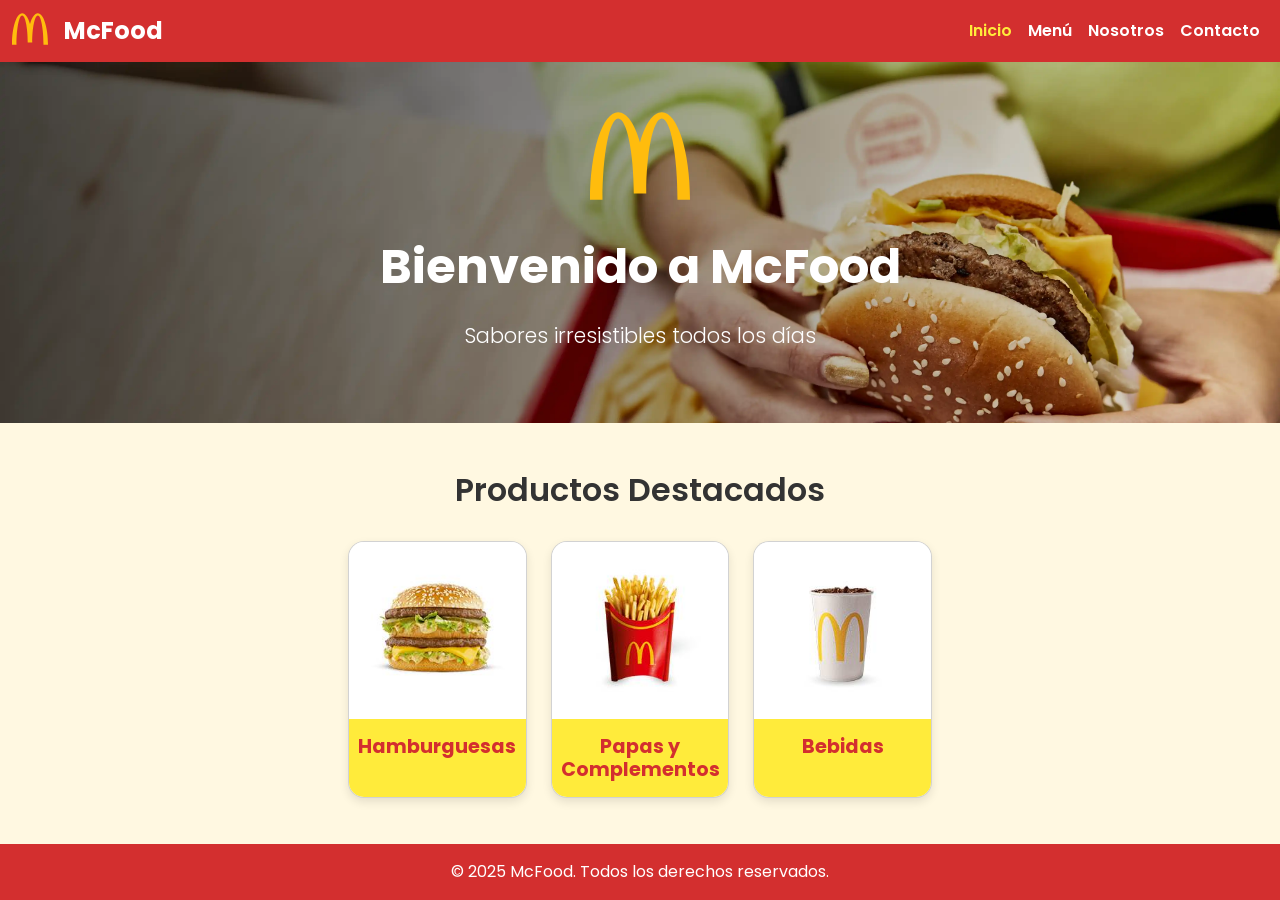
<file: index.html>
<!DOCTYPE html>
<html lang="es" class="h-100">

<head>
  <meta charset="UTF-8" />
  <meta name="viewport" content="width=device-width, initial-scale=1.0" />
  <title>McFood - Inicio</title>
  <link rel="preconnect" href="https://fonts.googleapis.com" />
  <link rel="preconnect" href="https://fonts.gstatic.com" crossorigin />
  <link
    href="https://fonts.googleapis.com/css2?family=Poppins:ital,wght@0,100;0,200;0,300;0,400;0,500;0,600;0,700;0,800;0,900;1,100;1,200;1,300;1,400;1,500;1,600;1,700;1,800;1,900&display=swap"
    rel="stylesheet" />
  <link href="https://cdn.jsdelivr.net/npm/bootstrap@5.3.5/dist/css/bootstrap.min.css" rel="stylesheet"
    integrity="sha384-SgOJa3DmI69IUzQ2PVdRZhwQ+dy64/BUtbMJw1MZ8t5HZApcHrRKUc4W0kG879m7" crossorigin="anonymous">
  <link rel="stylesheet" href="https://cdn.jsdelivr.net/npm/bootstrap-icons@1.11.3/font/bootstrap-icons.min.css">
  <link rel="stylesheet" href="assets/css/styles.css" />
</head>

<body class="d-flex flex-column h-100">
  <header class="position-fixed top-0 left-0 w-100 z-1">
    <nav class="navbar navbar-expand-lg">
      <div class="container-fluid">
        <a class="navbar-brand text-white fw-bold d-flex gap-3 fs-4" href="index.html">
          <svg width="36" height="32" viewBox="0 0 36 32" fill="none" xmlns="http://www.w3.org/2000/svg">
            <path fill-rule="evenodd" clip-rule="evenodd"
              d="M25.8749 2.48878C28.9812 2.48878 31.4983 15.5745 31.4983 31.7156H36C36 14.3315 31.4663 0.240234 25.8749 0.240234C22.6935 0.240234 19.8555 4.47621 18 11.0982C16.1445 4.47621 13.3065 0.240234 10.1251 0.240234C4.53509 0.240234 0 14.3315 0 31.7156H4.50174C4.50174 15.5745 7.02015 2.48878 10.1251 2.48878C13.2314 2.48878 15.7498 14.5676 15.7498 29.4671H20.2502C20.2502 14.5676 22.7686 2.48878 25.8749 2.48878Z"
              fill="#FFBC0D"></path>
          </svg>
          McFood
        </a>
        <button class="navbar-toggler" type="button" data-bs-toggle="collapse" data-bs-target="#navbarNavAltMarkup"
          aria-controls="navbarNavAltMarkup" aria-expanded="false" aria-label="Toggle navigation">
          <span class="navbar-toggler-icon text-white"></span>
        </button>
        <div class="collapse navbar-collapse" id="navbarNavAltMarkup">
          <div class="navbar-nav ms-auto">
            <a class="nav-link fw-semibold active" aria-current="page" href="index.html">Inicio</a>
            <a class="nav-link fw-semibold" href="menu.html">Menú</a>
            <a class="nav-link fw-semibold" href="nosotros.html">Nosotros</a>
            <a class="nav-link fw-semibold" href="contacto.html">Contacto</a>
          </div>
        </div>
      </div>
    </nav>
  </header>

  <main class="flex-shrink-0">
    <section class="hero d-flex flex-column justify-content-center gap-2 py-5">
      <div class="d-block mx-auto mb-4">
        <svg width="100" height="100" viewBox="0 0 36 32" fill="none" xmlns="http://www.w3.org/2000/svg">
          <path fill-rule="evenodd" clip-rule="evenodd"
            d="M25.8749 2.48878C28.9812 2.48878 31.4983 15.5745 31.4983 31.7156H36C36 14.3315 31.4663 0.240234 25.8749 0.240234C22.6935 0.240234 19.8555 4.47621 18 11.0982C16.1445 4.47621 13.3065 0.240234 10.1251 0.240234C4.53509 0.240234 0 14.3315 0 31.7156H4.50174C4.50174 15.5745 7.02015 2.48878 10.1251 2.48878C13.2314 2.48878 15.7498 14.5676 15.7498 29.4671H20.2502C20.2502 14.5676 22.7686 2.48878 25.8749 2.48878Z"
            fill="#FFBC0D"></path>
        </svg>
      </div>
      <h1 class="display-5 fw-bold text-white">
        Bienvenido a McFood
      </h1>
      <div class="col-lg-6 mx-auto">
        <p class="lead mb-4 px-2">Sabores irresistibles todos los días</p>
      </div>
    </section>

    <section class="destacados">
      <h2 class="fw-semibold text-center">Productos Destacados</h2>
      <div class="container-fluid">
        <div class="row justify-content-center gy-4">
          <div class="col-12 col-sm-6 col-md-4 col-lg-3 col-xl-2 d-flex justify-content-center">
            <a href="menu-hamburguesas.html" class="link-underline link-underline-opacity-0">
              <div class="card h-100">
                <img src="assets/img/big-mac.jpg" alt="Big mac" />
                <h3 class="flex-fill px-2 text-center fw-bold">Hamburguesas</h3>
              </div>
            </a>
          </div>
          <div class="col-12 col-sm-6 col-md-4 col-lg-3 col-xl-2 d-flex justify-content-center">
            <a href="menu-papas.html" class="link-underline link-underline-opacity-0">
              <div class="card h-100">
                <img src="assets/img/papas-grandes.jpg" alt="Papas y complementos" />
                <h3 class="flex-fill px-2 text-center fw-bold">Papas y Complementos</h3>
              </div>
            </a>
          </div>
          <div class="col-12 col-sm-6 col-md-4 col-lg-3 col-xl-2 d-flex justify-content-center">
            <a href="menu-gaseosas.html" class="link-underline link-underline-opacity-0">
              <div class="card h-100">
                <img src="assets/img/coca-cola-grande.jpg" alt="Bebidas" />
                <h3 class="flex-fill px-2 text-center fw-bold">Bebidas</h3>
              </div>
            </a>
          </div>
        </div>
    </section>
  </main>

  <footer class="footer mt-auto py-3">
    <p>&copy; 2025 McFood. Todos los derechos reservados.</p>
  </footer>

  <script src="https://cdn.jsdelivr.net/npm/bootstrap@5.3.5/dist/js/bootstrap.bundle.min.js"
    integrity="sha384-k6d4wzSIapyDyv1kpU366/PK5hCdSbCRGRCMv+eplOQJWyd1fbcAu9OCUj5zNLiq"
    crossorigin="anonymous"></script>

</body>

</html>
</file>
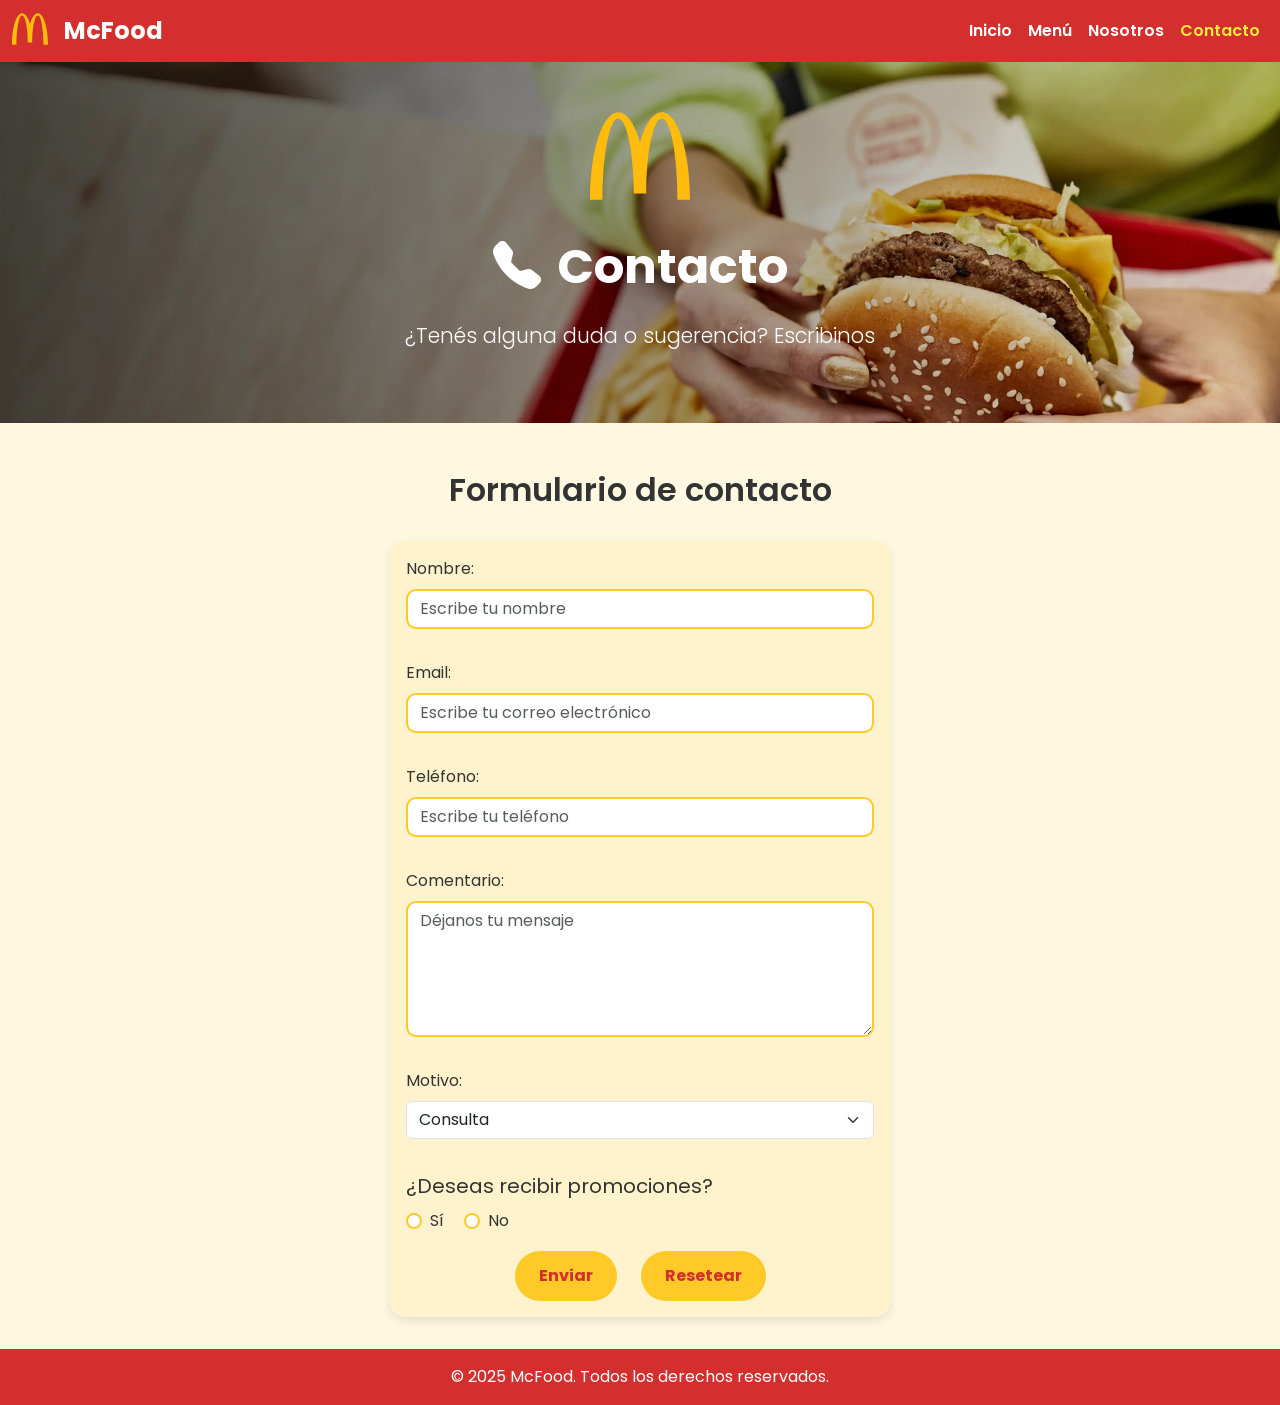
<file: contacto.html>
<!DOCTYPE html>
<html lang="es" class="h-100">

<head>
  <meta charset="UTF-8">
  <meta name="viewport" content="width=device-width, initial-scale=1.0">
  <title>McFood - Contacto</title>
  <link rel="preconnect" href="https://fonts.googleapis.com" />
  <link rel="preconnect" href="https://fonts.gstatic.com" crossorigin />
  <link
    href="https://fonts.googleapis.com/css2?family=Poppins:ital,wght@0,100;0,200;0,300;0,400;0,500;0,600;0,700;0,800;0,900;1,100;1,200;1,300;1,400;1,500;1,600;1,700;1,800;1,900&display=swap"
    rel="stylesheet" />
  <link href="https://cdn.jsdelivr.net/npm/bootstrap@5.3.5/dist/css/bootstrap.min.css" rel="stylesheet"
    integrity="sha384-SgOJa3DmI69IUzQ2PVdRZhwQ+dy64/BUtbMJw1MZ8t5HZApcHrRKUc4W0kG879m7" crossorigin="anonymous">
  <link rel="stylesheet" href="https://cdn.jsdelivr.net/npm/bootstrap-icons@1.11.3/font/bootstrap-icons.min.css">
  <link rel="stylesheet" href="assets/css/styles.css" />
  <link rel="stylesheet" href="assets/css/contacto.css" />
</head>

<body class="d-flex flex-column h-100">
  <header class="position-fixed top-0 left-0 w-100 z-1">
    <nav class="navbar navbar-expand-lg">
      <div class="container-fluid">
        <a class="navbar-brand text-white fw-bold d-flex gap-3 fs-4" href="index.html">
          <svg width="36" height="32" viewBox="0 0 36 32" fill="none" xmlns="http://www.w3.org/2000/svg">
            <path fill-rule="evenodd" clip-rule="evenodd"
              d="M25.8749 2.48878C28.9812 2.48878 31.4983 15.5745 31.4983 31.7156H36C36 14.3315 31.4663 0.240234 25.8749 0.240234C22.6935 0.240234 19.8555 4.47621 18 11.0982C16.1445 4.47621 13.3065 0.240234 10.1251 0.240234C4.53509 0.240234 0 14.3315 0 31.7156H4.50174C4.50174 15.5745 7.02015 2.48878 10.1251 2.48878C13.2314 2.48878 15.7498 14.5676 15.7498 29.4671H20.2502C20.2502 14.5676 22.7686 2.48878 25.8749 2.48878Z"
              fill="#FFBC0D"></path>
          </svg>
          McFood
        </a>
        <button class="navbar-toggler" type="button" data-bs-toggle="collapse" data-bs-target="#navbarNavAltMarkup"
          aria-controls="navbarNavAltMarkup" aria-expanded="false" aria-label="Toggle navigation">
          <span class="navbar-toggler-icon text-white"></span>
        </button>
        <div class="collapse navbar-collapse" id="navbarNavAltMarkup">
          <div class="navbar-nav ms-auto">
            <a class="nav-link fw-semibold" aria-current="page" href="index.html">Inicio</a>
            <a class="nav-link fw-semibold" href="menu.html">Menú</a>
            <a class="nav-link fw-semibold" href="nosotros.html">Nosotros</a>
            <a class="nav-link fw-semibold active" href="contacto.html">Contacto</a>
          </div>
        </div>
      </div>
    </nav>
  </header>

  <main class="flex-shrink-0">
    <section class="hero d-flex flex-column justify-content-center gap-2 py-5">
      <div class="d-block mx-auto mb-4">
        <svg width="100" height="100" viewBox="0 0 36 32" fill="none" xmlns="http://www.w3.org/2000/svg">
          <path fill-rule="evenodd" clip-rule="evenodd"
            d="M25.8749 2.48878C28.9812 2.48878 31.4983 15.5745 31.4983 31.7156H36C36 14.3315 31.4663 0.240234 25.8749 0.240234C22.6935 0.240234 19.8555 4.47621 18 11.0982C16.1445 4.47621 13.3065 0.240234 10.1251 0.240234C4.53509 0.240234 0 14.3315 0 31.7156H4.50174C4.50174 15.5745 7.02015 2.48878 10.1251 2.48878C13.2314 2.48878 15.7498 14.5676 15.7498 29.4671H20.2502C20.2502 14.5676 22.7686 2.48878 25.8749 2.48878Z"
            fill="#FFBC0D"></path>
        </svg>
      </div>
      <h1 class="display-5 fw-bold text-white">
        <i class="bi bi-telephone-fill me-3"></i>Contacto
      </h1>
      <div class="col-lg-6 mx-auto">
        <p class="lead mb-4 px-2">¿Tenés alguna duda o sugerencia? Escribinos</p>
      </div>
    </section>

    <section class="destacados">
      <h2 class="fw-semibold text-center">Formulario de contacto</h2>
      <form class="formulario">

        <div class="mb-3">
          <label for="nombre" class="form-label">Nombre:</label>
          <input type="text" class="form-control" id="nombre" placeholder="Escribe tu nombre" required>
        </div>

        <div class="mb-3">
          <label for="email" class="form-label">Email:</label>
          <input type="email" class="form-control" id="email" placeholder="Escribe tu correo electrónico" required>
        </div>

        <div class="mb-3">
          <label for="telefono" class="form-label">Teléfono:</label>
          <input type="tel" class="form-control" id="telefono" placeholder="Escribe tu teléfono">
        </div>

        <div class="mb-3">
          <label for="comentario" class="form-label">Comentario:</label>
          <textarea class="form-control" id="comentario" placeholder="Déjanos tu mensaje" rows="5"></textarea>
        </div>
        <div class="mb-3">
          <label for="motivo" class="form-label">Motivo:</label>
          <select class="form-select" id="motivo" name="motivo">
            <option value="consulta">Consulta</option>
            <option value="sugerencia">Sugerencia</option>
            <option value="reclamo">Reclamo</option>
            <option value="otros">Otros</option>
          </select>
        </div>
        <fieldset>
          <legend class="fs-5">¿Deseas recibir promociones?</legend>
          <div class="form-check form-check-inline">
            <input class="form-check-input" type="radio" name="promociones" id="promociones1" value="si">
            <label class="form-check-label" for="promociones1">Sí</label>
          </div>
          <div class="form-check form-check-inline">
            <input class="form-check-input" type="radio" name="promociones" id="promociones2" value="no">
            <label class="form-check-label" for="promociones2">No</label>
          </div>
        </fieldset>
        <div class="botones d-flex justify-content-center align-items-center gap-4">
          <button type="submit">Enviar</button>
          <button type="reset">Resetear</button>
        </div>
      </form>
    </section>

  </main>

  <footer class="footer mt-auto py-3">
    <p>&copy; 2025 McFood. Todos los derechos reservados.</p>
  </footer>

  <script src="https://cdn.jsdelivr.net/npm/bootstrap@5.3.5/dist/js/bootstrap.bundle.min.js"
    integrity="sha384-k6d4wzSIapyDyv1kpU366/PK5hCdSbCRGRCMv+eplOQJWyd1fbcAu9OCUj5zNLiq"
    crossorigin="anonymous"></script>
</body>

</html>
</file>
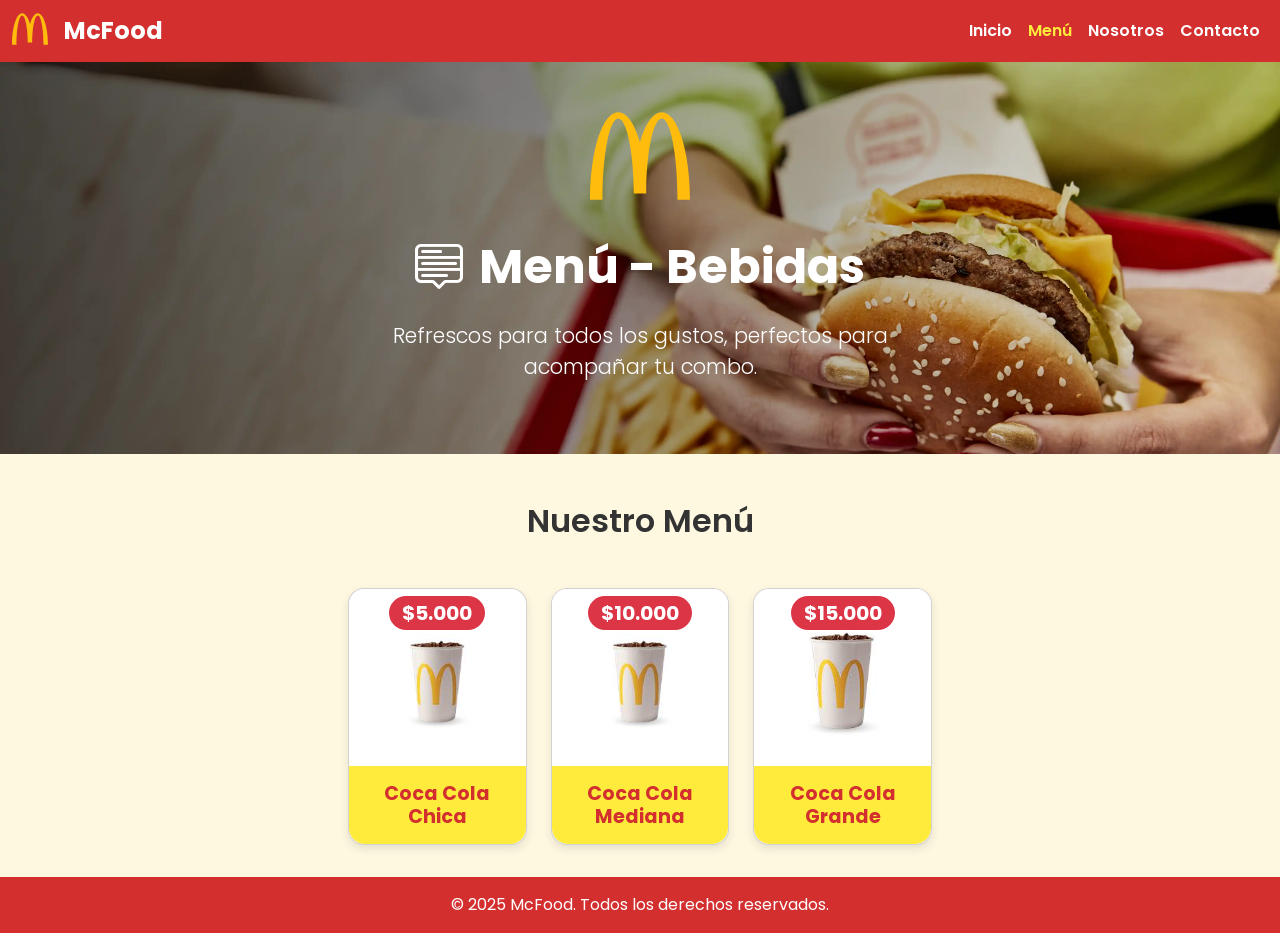
<file: menu-gaseosas.html>
<!DOCTYPE html>
<html lang="es" class="h-100">
<head>
  <meta charset="UTF-8">
  <meta name="viewport" content="width=device-width, initial-scale=1.0">
  <title>McFood - Menú</title>
  <link rel="preconnect" href="https://fonts.googleapis.com" />
  <link rel="preconnect" href="https://fonts.gstatic.com" crossorigin />
  <link
    href="https://fonts.googleapis.com/css2?family=Poppins:ital,wght@0,100;0,200;0,300;0,400;0,500;0,600;0,700;0,800;0,900;1,100;1,200;1,300;1,400;1,500;1,600;1,700;1,800;1,900&display=swap"
    rel="stylesheet" />
  <link href="https://cdn.jsdelivr.net/npm/bootstrap@5.3.5/dist/css/bootstrap.min.css" rel="stylesheet"
    integrity="sha384-SgOJa3DmI69IUzQ2PVdRZhwQ+dy64/BUtbMJw1MZ8t5HZApcHrRKUc4W0kG879m7" crossorigin="anonymous">
  <link rel="stylesheet" href="https://cdn.jsdelivr.net/npm/bootstrap-icons@1.11.3/font/bootstrap-icons.min.css">
  <link rel="stylesheet" href="assets/css/styles.css" />
</head>
<body class="d-flex flex-column h-100">
  <header class="position-fixed top-0 left-0 w-100 z-1">
    <nav class="navbar navbar-expand-lg">
      <div class="container-fluid">
        <a class="navbar-brand text-white fw-bold d-flex gap-3 fs-4" href="index.html">
          <svg width="36" height="32" viewBox="0 0 36 32" fill="none" xmlns="http://www.w3.org/2000/svg">
            <path fill-rule="evenodd" clip-rule="evenodd"
              d="M25.8749 2.48878C28.9812 2.48878 31.4983 15.5745 31.4983 31.7156H36C36 14.3315 31.4663 0.240234 25.8749 0.240234C22.6935 0.240234 19.8555 4.47621 18 11.0982C16.1445 4.47621 13.3065 0.240234 10.1251 0.240234C4.53509 0.240234 0 14.3315 0 31.7156H4.50174C4.50174 15.5745 7.02015 2.48878 10.1251 2.48878C13.2314 2.48878 15.7498 14.5676 15.7498 29.4671H20.2502C20.2502 14.5676 22.7686 2.48878 25.8749 2.48878Z"
              fill="#FFBC0D"></path>
          </svg>
          McFood
        </a>
        <button class="navbar-toggler" type="button" data-bs-toggle="collapse" data-bs-target="#navbarNavAltMarkup"
          aria-controls="navbarNavAltMarkup" aria-expanded="false" aria-label="Toggle navigation">
          <span class="navbar-toggler-icon text-white"></span>
        </button>
        <div class="collapse navbar-collapse" id="navbarNavAltMarkup">
          <div class="navbar-nav ms-auto">
            <a class="nav-link fw-semibold" aria-current="page" href="index.html">Inicio</a>
            <a class="nav-link fw-semibold active" href="menu.html">Menú</a>
            <a class="nav-link fw-semibold" href="nosotros.html">Nosotros</a>
            <a class="nav-link fw-semibold" href="contacto.html">Contacto</a>
          </div>
        </div>
      </div>
    </nav>
  </header>

  <main class="flex-shrink-0">
    <section class="hero d-flex flex-column justify-content-center gap-2 py-5">
      <div class="d-block mx-auto mb-4">
        <svg width="100" height="100" viewBox="0 0 36 32" fill="none" xmlns="http://www.w3.org/2000/svg">
          <path fill-rule="evenodd" clip-rule="evenodd"
            d="M25.8749 2.48878C28.9812 2.48878 31.4983 15.5745 31.4983 31.7156H36C36 14.3315 31.4663 0.240234 25.8749 0.240234C22.6935 0.240234 19.8555 4.47621 18 11.0982C16.1445 4.47621 13.3065 0.240234 10.1251 0.240234C4.53509 0.240234 0 14.3315 0 31.7156H4.50174C4.50174 15.5745 7.02015 2.48878 10.1251 2.48878C13.2314 2.48878 15.7498 14.5676 15.7498 29.4671H20.2502C20.2502 14.5676 22.7686 2.48878 25.8749 2.48878Z"
            fill="#FFBC0D"></path>
        </svg>
      </div>
      <h1 class="display-5 fw-bold text-white">
        <i class="bi bi-menu-up me-3"></i>Menú - Bebidas
      </h1>
      <div class="col-lg-6 mx-auto">
        <p class="lead mb-4 px-2">Refrescos para todos los gustos, perfectos para acompañar tu combo.</p>
      </div>
    </section>

    <section class="destacados">
      <h2 class="fw-semibold text-center mt-3 mb-5">Nuestro Menú</h2>
      <div class="container-fluid">
        <div class="row justify-content-center gy-4">
          <div class="col-12 col-sm-6 col-md-4 col-lg-3 col-xl-2 d-flex justify-content-center">
            <div class="card h-100 overflow-visible rounded-4">
              <span class="position-absolute fs-5 top-0 start-50 translate-middle badge rounded-pill bg-danger mt-4">$5.000</span>
              <img src="assets/img/coca-cola-chica.jpg" class="rounded-top-4" alt="Coca Cola Chica" />
              <h3 class="flex-fill px-2 text-center rounded-bottom-4 fw-bold">Coca Cola Chica</h3>
            </div>
          </div>
          <div class="col-12 col-sm-6 col-md-4 col-lg-3 col-xl-2 d-flex justify-content-center">
            <div class="card h-100">
              <span class="position-absolute fs-5 top-0 start-50 translate-middle badge rounded-pill bg-danger mt-4">$10.000</span>
              <img src="assets/img/coca-cola-mediana.jpg" alt="Coca Cola Mediana" />
              <h3 class="flex-fill px-2 text-center rounded-bottom-4 fw-bold">Coca Cola Mediana</h3>
            </div>
          </div>
          <div class="col-12 col-sm-6 col-md-4 col-lg-3 col-xl-2 d-flex justify-content-center">
            <div class="card h-100">
              <span class="position-absolute fs-5 top-0 start-50 translate-middle badge rounded-pill bg-danger mt-4">$15.000</span>
              <img src="assets/img/coca-cola-grande.jpg" alt="Coca Cola Grande" />
              <h3 class="flex-fill px-2 text-center rounded-bottom-4 fw-bold">Coca Cola Grande</h3>
            </div>
          </div>
        </div>
    </section>
  </main>

  <footer class="footer mt-auto py-3">
    <p>&copy; 2025 McFood. Todos los derechos reservados.</p>
  </footer>

  <script src="https://cdn.jsdelivr.net/npm/bootstrap@5.3.5/dist/js/bootstrap.bundle.min.js"
    integrity="sha384-k6d4wzSIapyDyv1kpU366/PK5hCdSbCRGRCMv+eplOQJWyd1fbcAu9OCUj5zNLiq"
    crossorigin="anonymous"></script>
</body>
</html>
</file>
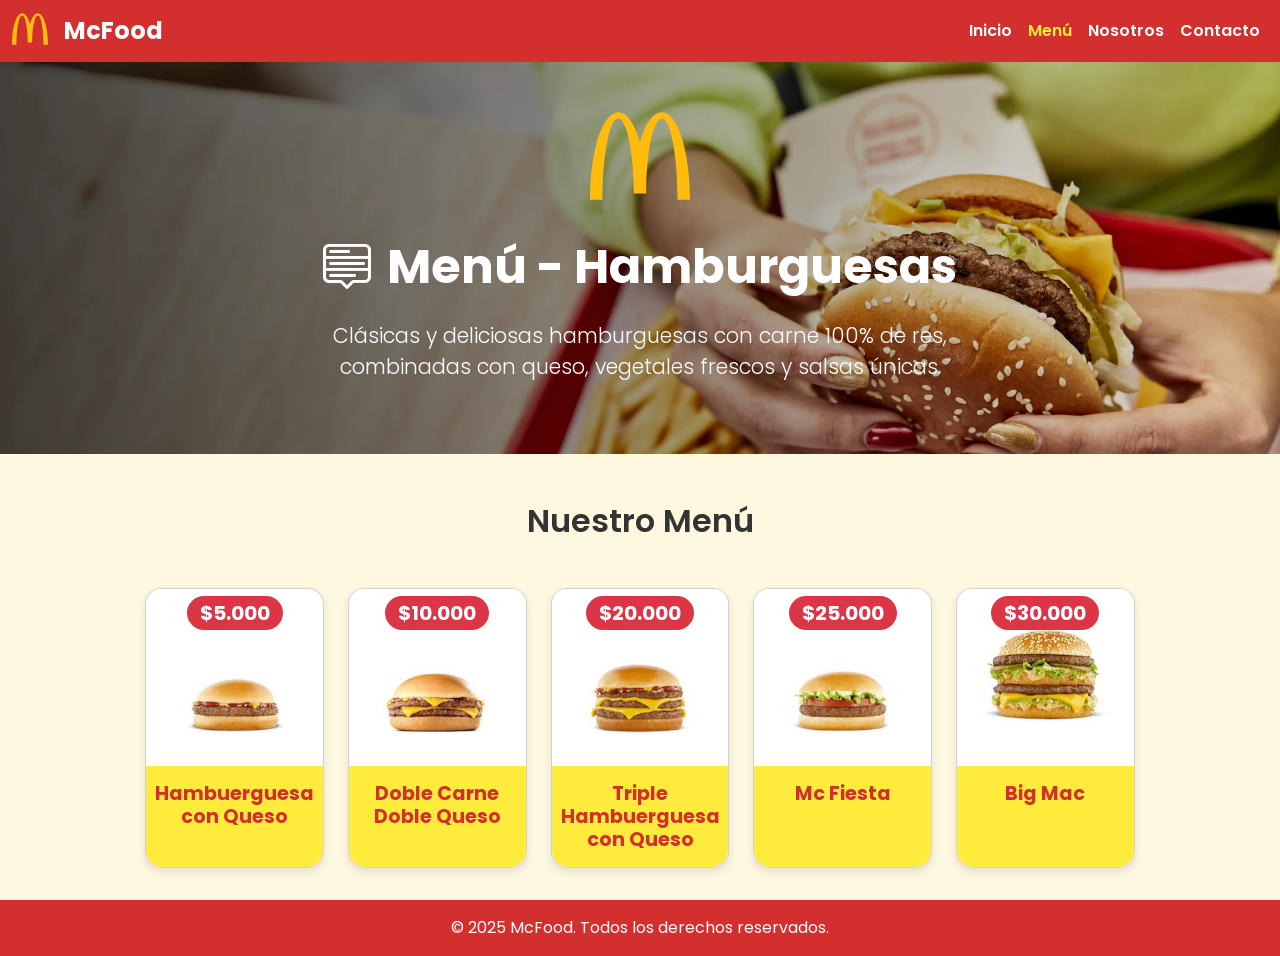
<file: menu-hamburguesas.html>
<!DOCTYPE html>
<html lang="es" class="h-100">

<head>
  <meta charset="UTF-8">
  <meta name="viewport" content="width=device-width, initial-scale=1.0">
  <title>McFood - Menú</title>
  <link rel="preconnect" href="https://fonts.googleapis.com" />
  <link rel="preconnect" href="https://fonts.gstatic.com" crossorigin />
  <link
    href="https://fonts.googleapis.com/css2?family=Poppins:ital,wght@0,100;0,200;0,300;0,400;0,500;0,600;0,700;0,800;0,900;1,100;1,200;1,300;1,400;1,500;1,600;1,700;1,800;1,900&display=swap"
    rel="stylesheet" />
  <link href="https://cdn.jsdelivr.net/npm/bootstrap@5.3.5/dist/css/bootstrap.min.css" rel="stylesheet"
    integrity="sha384-SgOJa3DmI69IUzQ2PVdRZhwQ+dy64/BUtbMJw1MZ8t5HZApcHrRKUc4W0kG879m7" crossorigin="anonymous">
  <link rel="stylesheet" href="https://cdn.jsdelivr.net/npm/bootstrap-icons@1.11.3/font/bootstrap-icons.min.css">
  <link rel="stylesheet" href="assets/css/styles.css" />
</head>

<body class="d-flex flex-column h-100">
  <header class="position-fixed top-0 left-0 w-100 z-1">
    <nav class="navbar navbar-expand-lg">
      <div class="container-fluid">
        <a class="navbar-brand text-white fw-bold d-flex gap-3 fs-4" href="index.html">
          <svg width="36" height="32" viewBox="0 0 36 32" fill="none" xmlns="http://www.w3.org/2000/svg">
            <path fill-rule="evenodd" clip-rule="evenodd"
              d="M25.8749 2.48878C28.9812 2.48878 31.4983 15.5745 31.4983 31.7156H36C36 14.3315 31.4663 0.240234 25.8749 0.240234C22.6935 0.240234 19.8555 4.47621 18 11.0982C16.1445 4.47621 13.3065 0.240234 10.1251 0.240234C4.53509 0.240234 0 14.3315 0 31.7156H4.50174C4.50174 15.5745 7.02015 2.48878 10.1251 2.48878C13.2314 2.48878 15.7498 14.5676 15.7498 29.4671H20.2502C20.2502 14.5676 22.7686 2.48878 25.8749 2.48878Z"
              fill="#FFBC0D"></path>
          </svg>
          McFood
        </a>
        <button class="navbar-toggler" type="button" data-bs-toggle="collapse" data-bs-target="#navbarNavAltMarkup"
          aria-controls="navbarNavAltMarkup" aria-expanded="false" aria-label="Toggle navigation">
          <span class="navbar-toggler-icon text-white"></span>
        </button>
        <div class="collapse navbar-collapse" id="navbarNavAltMarkup">
          <div class="navbar-nav ms-auto">
            <a class="nav-link fw-semibold" aria-current="page" href="index.html">Inicio</a>
            <a class="nav-link fw-semibold active" href="menu.html">Menú</a>
            <a class="nav-link fw-semibold" href="nosotros.html">Nosotros</a>
            <a class="nav-link fw-semibold" href="contacto.html">Contacto</a>
          </div>
        </div>
      </div>
    </nav>
  </header>

  <main class="flex-shrink-0">
    <section class="hero d-flex flex-column justify-content-center gap-2 py-5">
      <div class="d-block mx-auto mb-4">
        <svg width="100" height="100" viewBox="0 0 36 32" fill="none" xmlns="http://www.w3.org/2000/svg">
          <path fill-rule="evenodd" clip-rule="evenodd"
            d="M25.8749 2.48878C28.9812 2.48878 31.4983 15.5745 31.4983 31.7156H36C36 14.3315 31.4663 0.240234 25.8749 0.240234C22.6935 0.240234 19.8555 4.47621 18 11.0982C16.1445 4.47621 13.3065 0.240234 10.1251 0.240234C4.53509 0.240234 0 14.3315 0 31.7156H4.50174C4.50174 15.5745 7.02015 2.48878 10.1251 2.48878C13.2314 2.48878 15.7498 14.5676 15.7498 29.4671H20.2502C20.2502 14.5676 22.7686 2.48878 25.8749 2.48878Z"
            fill="#FFBC0D"></path>
        </svg>
      </div>
      <h1 class="display-5 fw-bold text-white">
        <i class="bi bi-menu-up me-3"></i>Menú - Hamburguesas
      </h1>
      <div class="col-lg-6 mx-auto">
        <p class="lead mb-4 px-2">Clásicas y deliciosas hamburguesas con carne 100% de res, combinadas con queso, vegetales frescos y salsas únicas.</p>
      </div>
    </section>

    <section class="destacados">
      <h2 class="fw-semibold text-center mt-3 mb-5">Nuestro Menú</h2>
      <div class="container-fluid">
        <div class="row justify-content-center gy-4">
          <div class="col-12 col-sm-6 col-md-4 col-lg-3 col-xl-2 d-flex justify-content-center">
            <div class="card h-100 overflow-visible rounded-4">
              <span class="position-absolute fs-5 top-0 start-50 translate-middle badge rounded-pill bg-danger mt-4">$5.000</span>
              <img src="assets/img/mc-original.jpg" class="rounded-top-4" alt="Hambuerguesa con Queso" />
              <h3 class="flex-fill px-2 text-center rounded-bottom-4 fw-bold">Hambuerguesa con Queso</h3>
            </div>
          </div>
          <div class="col-12 col-sm-6 col-md-4 col-lg-3 col-xl-2 d-flex justify-content-center">
            <div class="card h-100">
              <span class="position-absolute fs-5 top-0 start-50 translate-middle badge rounded-pill bg-danger mt-4">$10.000</span>
              <img src="assets/img/mc-double.jpg" alt="Doble Carne Doble Queso" />
              <h3 class="flex-fill px-2 text-center rounded-bottom-4 fw-bold">Doble Carne Doble Queso</h3>
            </div>
          </div>
          <div class="col-12 col-sm-6 col-md-4 col-lg-3 col-xl-2 d-flex justify-content-center">
            <div class="card h-100">
              <span class="position-absolute fs-5 top-0 start-50 translate-middle badge rounded-pill bg-danger mt-4">$20.000</span>
              <img src="assets/img/mc-triple.jpg" alt="Triple Hambuerguesa con Queso" />
              <h3 class="flex-fill px-2 text-center rounded-bottom-4 fw-bold">Triple Hambuerguesa con Queso</h3>
            </div>
          </div>
          <div class="col-12 col-sm-6 col-md-4 col-lg-3 col-xl-2 d-flex justify-content-center">
            <div class="card h-100">
              <span class="position-absolute fs-5 top-0 start-50 translate-middle badge rounded-pill bg-danger mt-4">$25.000</span>
              <img src="assets/img/mc-party.jpg" alt="Mc Fiesta" />
              <h3 class="flex-fill px-2 text-center rounded-bottom-4 fw-bold">Mc Fiesta</h3>
            </div>
          </div>
          <div class="col-12 col-sm-6 col-md-4 col-lg-3 col-xl-2 d-flex justify-content-center">
            <div class="card h-100">
              <span class="position-absolute fs-5 top-0 start-50 translate-middle badge rounded-pill bg-danger mt-4">$30.000</span>
              <img src="assets/img/big-mac.jpg" alt="Big Mac" />
              <h3 class="flex-fill px-2 text-center rounded-bottom-4 fw-bold">Big Mac</h3>
            </div>
          </div>
        </div>
    </section>
  </main>

  <footer class="footer mt-auto py-3">
    <p>&copy; 2025 McFood. Todos los derechos reservados.</p>
  </footer>

  <script src="https://cdn.jsdelivr.net/npm/bootstrap@5.3.5/dist/js/bootstrap.bundle.min.js"
    integrity="sha384-k6d4wzSIapyDyv1kpU366/PK5hCdSbCRGRCMv+eplOQJWyd1fbcAu9OCUj5zNLiq"
    crossorigin="anonymous"></script>
</body>

</html>
</file>
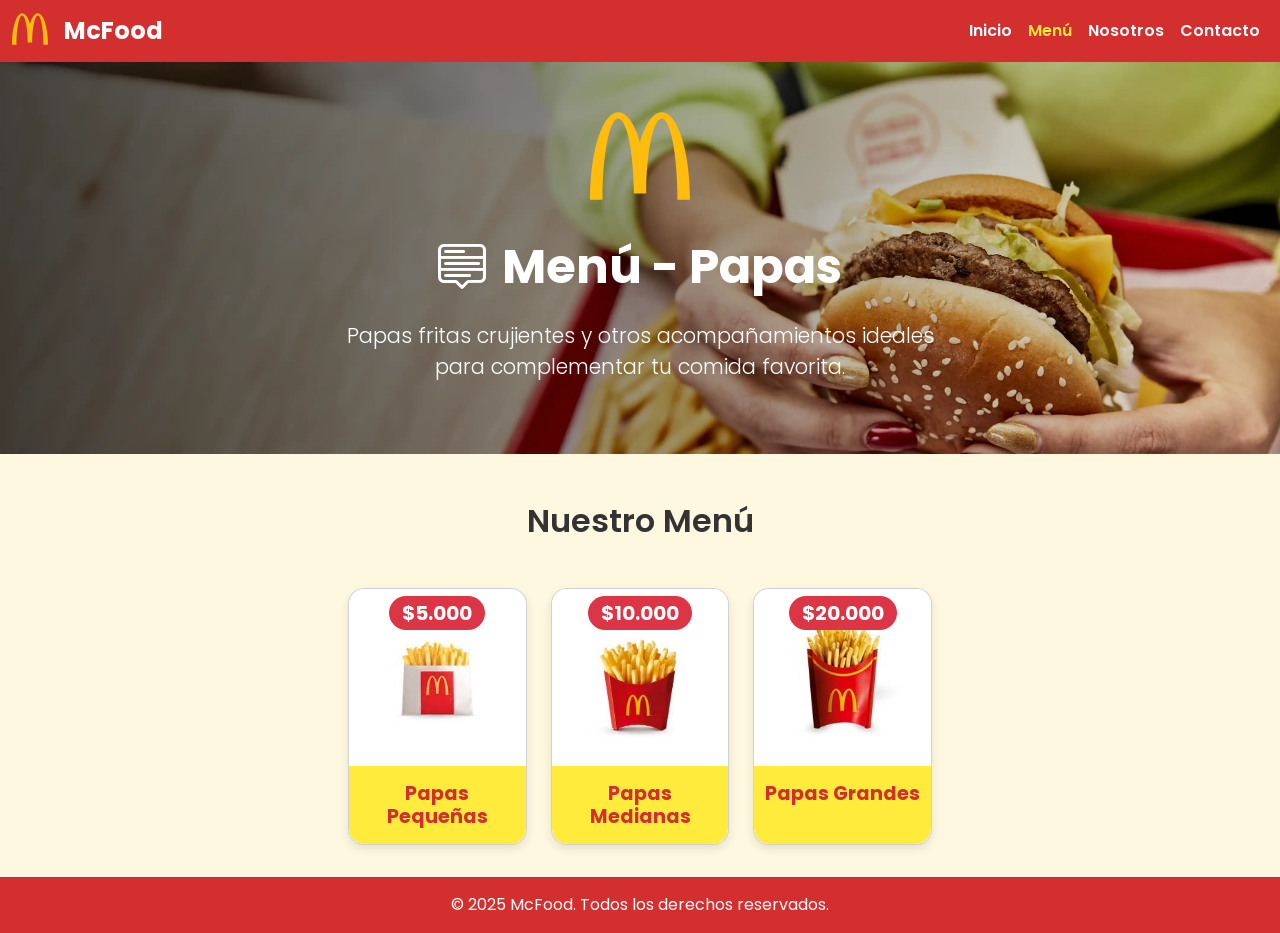
<file: menu-papas.html>
<!DOCTYPE html>
<html lang="es" class="h-100">
<head>
  <meta charset="UTF-8">
  <meta name="viewport" content="width=device-width, initial-scale=1.0">
  <title>McFood - Menú</title>
  <link rel="preconnect" href="https://fonts.googleapis.com" />
  <link rel="preconnect" href="https://fonts.gstatic.com" crossorigin />
  <link
    href="https://fonts.googleapis.com/css2?family=Poppins:ital,wght@0,100;0,200;0,300;0,400;0,500;0,600;0,700;0,800;0,900;1,100;1,200;1,300;1,400;1,500;1,600;1,700;1,800;1,900&display=swap"
    rel="stylesheet" />
  <link href="https://cdn.jsdelivr.net/npm/bootstrap@5.3.5/dist/css/bootstrap.min.css" rel="stylesheet"
    integrity="sha384-SgOJa3DmI69IUzQ2PVdRZhwQ+dy64/BUtbMJw1MZ8t5HZApcHrRKUc4W0kG879m7" crossorigin="anonymous">
  <link rel="stylesheet" href="https://cdn.jsdelivr.net/npm/bootstrap-icons@1.11.3/font/bootstrap-icons.min.css">
  <link rel="stylesheet" href="assets/css/styles.css" />
</head>
<body class="d-flex flex-column h-100">
  <header class="position-fixed top-0 left-0 w-100 z-1">
    <nav class="navbar navbar-expand-lg">
      <div class="container-fluid">
        <a class="navbar-brand text-white fw-bold d-flex gap-3 fs-4" href="index.html">
          <svg width="36" height="32" viewBox="0 0 36 32" fill="none" xmlns="http://www.w3.org/2000/svg">
            <path fill-rule="evenodd" clip-rule="evenodd"
              d="M25.8749 2.48878C28.9812 2.48878 31.4983 15.5745 31.4983 31.7156H36C36 14.3315 31.4663 0.240234 25.8749 0.240234C22.6935 0.240234 19.8555 4.47621 18 11.0982C16.1445 4.47621 13.3065 0.240234 10.1251 0.240234C4.53509 0.240234 0 14.3315 0 31.7156H4.50174C4.50174 15.5745 7.02015 2.48878 10.1251 2.48878C13.2314 2.48878 15.7498 14.5676 15.7498 29.4671H20.2502C20.2502 14.5676 22.7686 2.48878 25.8749 2.48878Z"
              fill="#FFBC0D"></path>
          </svg>
          McFood
        </a>
        <button class="navbar-toggler" type="button" data-bs-toggle="collapse" data-bs-target="#navbarNavAltMarkup"
          aria-controls="navbarNavAltMarkup" aria-expanded="false" aria-label="Toggle navigation">
          <span class="navbar-toggler-icon text-white"></span>
        </button>
        <div class="collapse navbar-collapse" id="navbarNavAltMarkup">
          <div class="navbar-nav ms-auto">
            <a class="nav-link fw-semibold" aria-current="page" href="index.html">Inicio</a>
            <a class="nav-link fw-semibold active" href="menu.html">Menú</a>
            <a class="nav-link fw-semibold" href="nosotros.html">Nosotros</a>
            <a class="nav-link fw-semibold" href="contacto.html">Contacto</a>
          </div>
        </div>
      </div>
    </nav>
  </header>

  <main class="flex-shrink-0">
    <section class="hero d-flex flex-column justify-content-center gap-2 py-5">
      <div class="d-block mx-auto mb-4">
        <svg width="100" height="100" viewBox="0 0 36 32" fill="none" xmlns="http://www.w3.org/2000/svg">
          <path fill-rule="evenodd" clip-rule="evenodd"
            d="M25.8749 2.48878C28.9812 2.48878 31.4983 15.5745 31.4983 31.7156H36C36 14.3315 31.4663 0.240234 25.8749 0.240234C22.6935 0.240234 19.8555 4.47621 18 11.0982C16.1445 4.47621 13.3065 0.240234 10.1251 0.240234C4.53509 0.240234 0 14.3315 0 31.7156H4.50174C4.50174 15.5745 7.02015 2.48878 10.1251 2.48878C13.2314 2.48878 15.7498 14.5676 15.7498 29.4671H20.2502C20.2502 14.5676 22.7686 2.48878 25.8749 2.48878Z"
            fill="#FFBC0D"></path>
        </svg>
      </div>
      <h1 class="display-5 fw-bold text-white">
        <i class="bi bi-menu-up me-3"></i>Menú - Papas
      </h1>
      <div class="col-lg-6 mx-auto">
        <p class="lead mb-4 px-2">Papas fritas crujientes y otros acompañamientos ideales para complementar tu comida favorita.</p>
      </div>
    </section>

    <section class="destacados">
      <h2 class="fw-semibold text-center mt-3 mb-5">Nuestro Menú</h2>
      <div class="container-fluid">
        <div class="row justify-content-center gy-4">
          <div class="col-12 col-sm-6 col-md-4 col-lg-3 col-xl-2 d-flex justify-content-center">
            <div class="card h-100 overflow-visible rounded-4">
              <span class="position-absolute fs-5 top-0 start-50 translate-middle badge rounded-pill bg-danger mt-4">$5.000</span>
              <img src="assets/img/papas-pequeñas.jpg" class="rounded-top-4" alt="Papas Pequeñas" />
              <h3 class="flex-fill px-2 text-center rounded-bottom-4 fw-bold">Papas Pequeñas</h3>
            </div>
          </div>
          <div class="col-12 col-sm-6 col-md-4 col-lg-3 col-xl-2 d-flex justify-content-center">
            <div class="card h-100">
              <span class="position-absolute fs-5 top-0 start-50 translate-middle badge rounded-pill bg-danger mt-4">$10.000</span>
              <img src="assets/img/papas-medianas.jpg" alt="Papas Medianas" />
              <h3 class="flex-fill px-2 text-center rounded-bottom-4 fw-bold">Papas Medianas</h3>
            </div>
          </div>
          <div class="col-12 col-sm-6 col-md-4 col-lg-3 col-xl-2 d-flex justify-content-center">
            <div class="card h-100">
              <span class="position-absolute fs-5 top-0 start-50 translate-middle badge rounded-pill bg-danger mt-4">$20.000</span>
              <img src="assets/img/papas-grandes.jpg" alt="Papas Grandes" />
              <h3 class="flex-fill px-2 text-center rounded-bottom-4 fw-bold">Papas Grandes</h3>
            </div>
          </div>
        </div>
    </section>
  </main>

  <footer class="footer mt-auto py-3">
    <p>&copy; 2025 McFood. Todos los derechos reservados.</p>
  </footer>

  <script src="https://cdn.jsdelivr.net/npm/bootstrap@5.3.5/dist/js/bootstrap.bundle.min.js"
    integrity="sha384-k6d4wzSIapyDyv1kpU366/PK5hCdSbCRGRCMv+eplOQJWyd1fbcAu9OCUj5zNLiq"
    crossorigin="anonymous"></script>
</body>
</html>
</file>
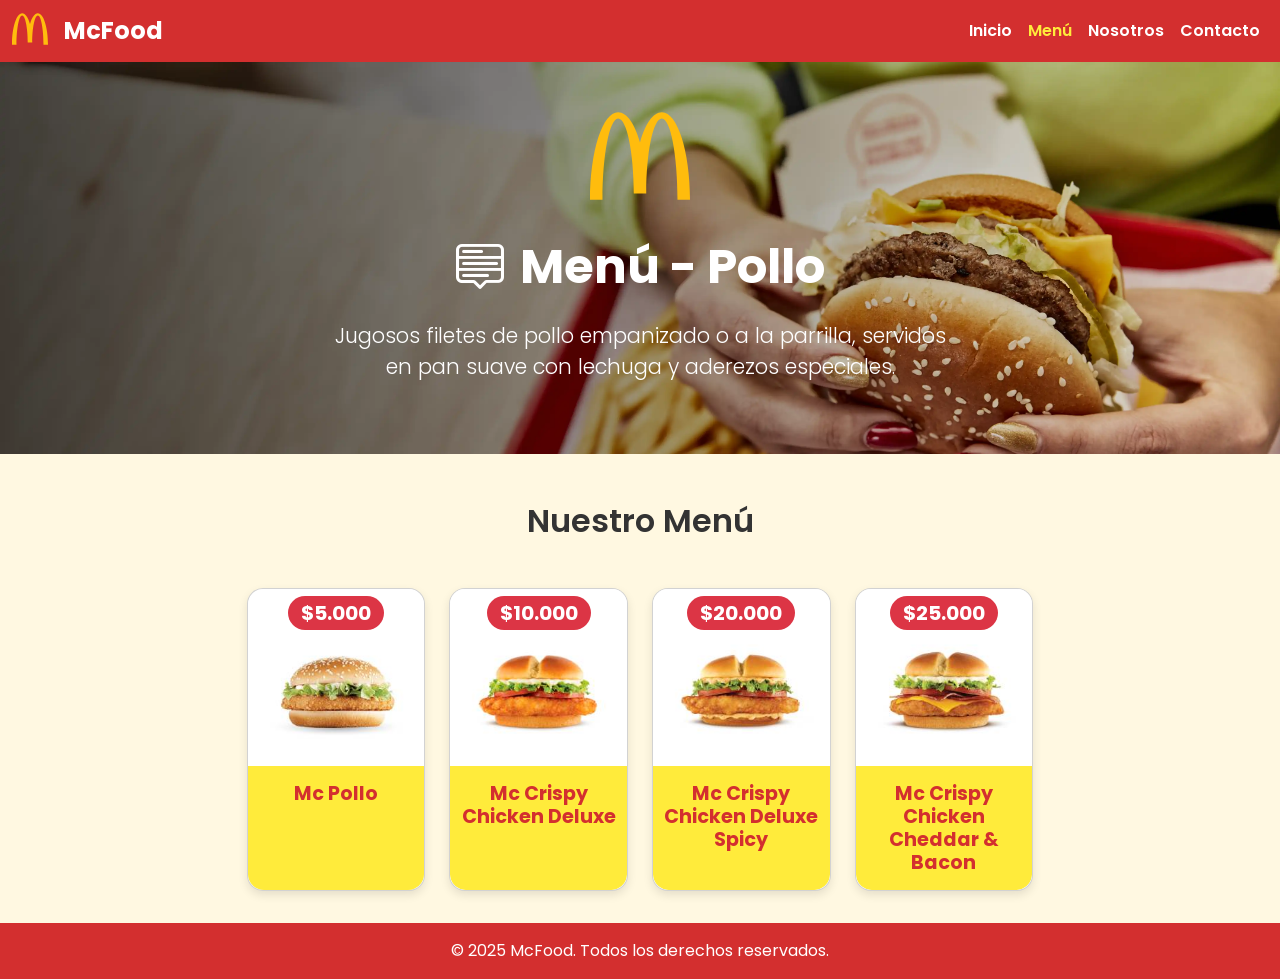
<file: menu-pollo.html>
<!DOCTYPE html>
<html lang="es" class="h-100">

<head>
  <meta charset="UTF-8">
  <meta name="viewport" content="width=device-width, initial-scale=1.0">
  <title>McFood - Menú</title>
  <link rel="preconnect" href="https://fonts.googleapis.com" />
  <link rel="preconnect" href="https://fonts.gstatic.com" crossorigin />
  <link
    href="https://fonts.googleapis.com/css2?family=Poppins:ital,wght@0,100;0,200;0,300;0,400;0,500;0,600;0,700;0,800;0,900;1,100;1,200;1,300;1,400;1,500;1,600;1,700;1,800;1,900&display=swap"
    rel="stylesheet" />
  <link href="https://cdn.jsdelivr.net/npm/bootstrap@5.3.5/dist/css/bootstrap.min.css" rel="stylesheet"
    integrity="sha384-SgOJa3DmI69IUzQ2PVdRZhwQ+dy64/BUtbMJw1MZ8t5HZApcHrRKUc4W0kG879m7" crossorigin="anonymous">
  <link rel="stylesheet" href="https://cdn.jsdelivr.net/npm/bootstrap-icons@1.11.3/font/bootstrap-icons.min.css">
  <link rel="stylesheet" href="assets/css/styles.css" />
</head>

<body class="d-flex flex-column h-100">
  <header class="position-fixed top-0 left-0 w-100 z-1">
    <nav class="navbar navbar-expand-lg">
      <div class="container-fluid">
        <a class="navbar-brand text-white fw-bold d-flex gap-3 fs-4" href="index.html">
          <svg width="36" height="32" viewBox="0 0 36 32" fill="none" xmlns="http://www.w3.org/2000/svg">
            <path fill-rule="evenodd" clip-rule="evenodd"
              d="M25.8749 2.48878C28.9812 2.48878 31.4983 15.5745 31.4983 31.7156H36C36 14.3315 31.4663 0.240234 25.8749 0.240234C22.6935 0.240234 19.8555 4.47621 18 11.0982C16.1445 4.47621 13.3065 0.240234 10.1251 0.240234C4.53509 0.240234 0 14.3315 0 31.7156H4.50174C4.50174 15.5745 7.02015 2.48878 10.1251 2.48878C13.2314 2.48878 15.7498 14.5676 15.7498 29.4671H20.2502C20.2502 14.5676 22.7686 2.48878 25.8749 2.48878Z"
              fill="#FFBC0D"></path>
          </svg>
          McFood
        </a>
        <button class="navbar-toggler" type="button" data-bs-toggle="collapse" data-bs-target="#navbarNavAltMarkup"
          aria-controls="navbarNavAltMarkup" aria-expanded="false" aria-label="Toggle navigation">
          <span class="navbar-toggler-icon text-white"></span>
        </button>
        <div class="collapse navbar-collapse" id="navbarNavAltMarkup">
          <div class="navbar-nav ms-auto">
            <a class="nav-link fw-semibold" aria-current="page" href="index.html">Inicio</a>
            <a class="nav-link fw-semibold active" href="menu.html">Menú</a>
            <a class="nav-link fw-semibold" href="nosotros.html">Nosotros</a>
            <a class="nav-link fw-semibold" href="contacto.html">Contacto</a>
          </div>
        </div>
      </div>
    </nav>
  </header>

  <main class="flex-shrink-0">
    <section class="hero d-flex flex-column justify-content-center gap-2 py-5">
      <div class="d-block mx-auto mb-4">
        <svg width="100" height="100" viewBox="0 0 36 32" fill="none" xmlns="http://www.w3.org/2000/svg">
          <path fill-rule="evenodd" clip-rule="evenodd"
            d="M25.8749 2.48878C28.9812 2.48878 31.4983 15.5745 31.4983 31.7156H36C36 14.3315 31.4663 0.240234 25.8749 0.240234C22.6935 0.240234 19.8555 4.47621 18 11.0982C16.1445 4.47621 13.3065 0.240234 10.1251 0.240234C4.53509 0.240234 0 14.3315 0 31.7156H4.50174C4.50174 15.5745 7.02015 2.48878 10.1251 2.48878C13.2314 2.48878 15.7498 14.5676 15.7498 29.4671H20.2502C20.2502 14.5676 22.7686 2.48878 25.8749 2.48878Z"
            fill="#FFBC0D"></path>
        </svg>
      </div>
      <h1 class="display-5 fw-bold text-white">
        <i class="bi bi-menu-up me-3"></i>Menú - Pollo
      </h1>
      <div class="col-lg-6 mx-auto">
        <p class="lead mb-4 px-2">Jugosos filetes de pollo empanizado o a la parrilla, servidos en pan suave con lechuga y aderezos especiales.</p>
      </div>
    </section>

    <section class="destacados">
      <h2 class="fw-semibold text-center mt-3 mb-5">Nuestro Menú</h2>
      <div class="container-fluid">
        <div class="row justify-content-center gy-4">
          <div class="col-12 col-sm-6 col-md-4 col-lg-3 col-xl-2 d-flex justify-content-center">
            <div class="card h-100 overflow-visible rounded-4">
              <span class="position-absolute fs-5 top-0 start-50 translate-middle badge rounded-pill bg-danger mt-4">$5.000</span>
              <img src="assets/img/mc-Pollo.jpg" class="rounded-top-4" alt="Mc Pollo" />
              <h3 class="flex-fill px-2 text-center rounded-bottom-4 fw-bold">Mc Pollo</h3>
            </div>
          </div>
          <div class="col-12 col-sm-6 col-md-4 col-lg-3 col-xl-2 d-flex justify-content-center">
            <div class="card h-100">
              <span class="position-absolute fs-5 top-0 start-50 translate-middle badge rounded-pill bg-danger mt-4">$10.000</span>
              <img src="assets/img/mcCrispy-Chicken-Deluxe.jpg" alt="Mc Crispy Chicken Deluxe" />
              <h3 class="flex-fill px-2 text-center rounded-bottom-4 fw-bold">Mc Crispy Chicken Deluxe</h3>
            </div>
          </div>
          <div class="col-12 col-sm-6 col-md-4 col-lg-3 col-xl-2 d-flex justify-content-center">
            <div class="card h-100">
              <span class="position-absolute fs-5 top-0 start-50 translate-middle badge rounded-pill bg-danger mt-4">$20.000</span>
              <img src="assets/img/mc-Crispy-Chicken-Deluxe-Spicy.jpg" alt="Mc Crispy Chicken Deluxe Spicy" />
              <h3 class="flex-fill px-2 text-center rounded-bottom-4 fw-bold">Mc Crispy Chicken Deluxe Spicy</h3>
            </div>
          </div>
          <div class="col-12 col-sm-6 col-md-4 col-lg-3 col-xl-2 d-flex justify-content-center">
            <div class="card h-100">
              <span class="position-absolute fs-5 top-0 start-50 translate-middle badge rounded-pill bg-danger mt-4">$25.000</span>
              <img src="assets/img/mc-Crispy-Chicken-Cheddar-&-Bacon.jpg" alt="Mc Crispy Chicken Cheddar & Bacon" />
              <h3 class="flex-fill px-2 text-center rounded-bottom-4 fw-bold">Mc Crispy Chicken Cheddar & Bacon</h3>
            </div>
          </div>
        </div>
    </section>

    <!-- <section class="destacados">
      <h2>Nuestro Menú</h2>
      <div class="card-container">
        <div class="card">
          <img src="assets/img/mc-Pollo.png" alt="Combo 1" />
          <h3>Mc Pollo</h3>
        </div>
        <div class="card">
          <img src="assets/img/mcCrispy-Chicken-Deluxe.png" alt="Combo 2" />
          <h3>Mc Crispy Chicken Deluxe</h3>
        </div>
        <div class="card">
          <img src="assets/img/mc-Crispy-Chicken-Deluxe-Spicy.png" alt="Combo 3" />
          <h3>Mc Crispy Chicken Deluxe Spicy</h3>
        </div>
        <div class="card">
          <img src="assets/img/mc-Crispy-Chicken-Cheddar-&-Bacon.png" alt="Combo 4" />
          <h3>Mc Crispy Chicken Cheddar & Bacon</h3>
        </div>
      </div>
    </section> -->
  </main>

  <footer class="footer mt-auto py-3">
    <p>&copy; 2025 McFood. Todos los derechos reservados.</p>
  </footer>

  <script src="https://cdn.jsdelivr.net/npm/bootstrap@5.3.5/dist/js/bootstrap.bundle.min.js"
    integrity="sha384-k6d4wzSIapyDyv1kpU366/PK5hCdSbCRGRCMv+eplOQJWyd1fbcAu9OCUj5zNLiq"
    crossorigin="anonymous"></script>
</body>

</html>
</file>
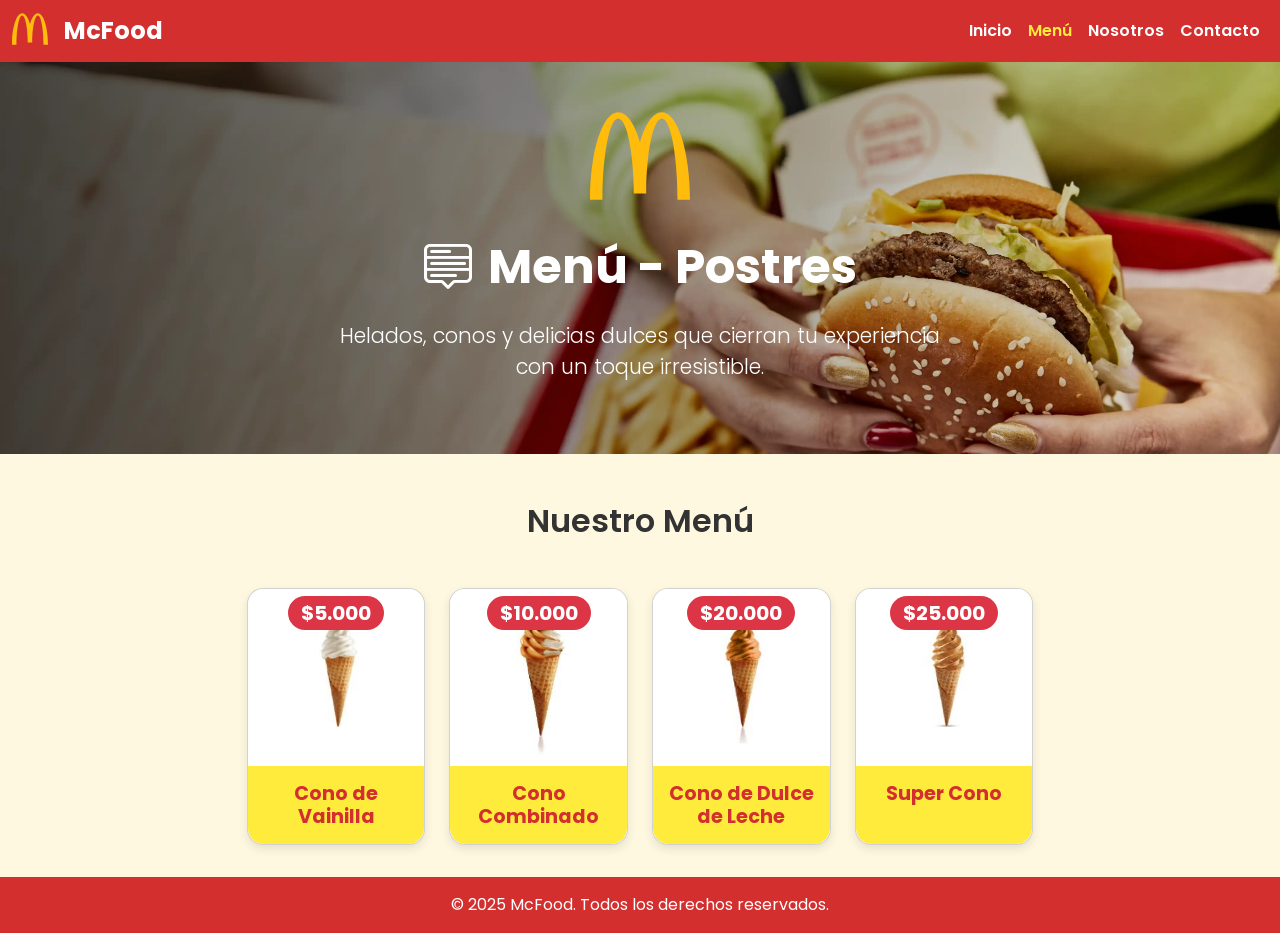
<file: menu-postres.html>
<!DOCTYPE html>
<html lang="es" class="h-100">
<head>
  <meta charset="UTF-8">
  <meta name="viewport" content="width=device-width, initial-scale=1.0">
  <title>McFood - Menú</title>
  <link rel="preconnect" href="https://fonts.googleapis.com" />
  <link rel="preconnect" href="https://fonts.gstatic.com" crossorigin />
  <link
    href="https://fonts.googleapis.com/css2?family=Poppins:ital,wght@0,100;0,200;0,300;0,400;0,500;0,600;0,700;0,800;0,900;1,100;1,200;1,300;1,400;1,500;1,600;1,700;1,800;1,900&display=swap"
    rel="stylesheet" />
  <link href="https://cdn.jsdelivr.net/npm/bootstrap@5.3.5/dist/css/bootstrap.min.css" rel="stylesheet"
    integrity="sha384-SgOJa3DmI69IUzQ2PVdRZhwQ+dy64/BUtbMJw1MZ8t5HZApcHrRKUc4W0kG879m7" crossorigin="anonymous">
  <link rel="stylesheet" href="https://cdn.jsdelivr.net/npm/bootstrap-icons@1.11.3/font/bootstrap-icons.min.css">
  <link rel="stylesheet" href="assets/css/styles.css" />
</head>
<body class="d-flex flex-column h-100">
  <header class="position-fixed top-0 left-0 w-100 z-1">
    <nav class="navbar navbar-expand-lg">
      <div class="container-fluid">
        <a class="navbar-brand text-white fw-bold d-flex gap-3 fs-4" href="index.html">
          <svg width="36" height="32" viewBox="0 0 36 32" fill="none" xmlns="http://www.w3.org/2000/svg">
            <path fill-rule="evenodd" clip-rule="evenodd"
              d="M25.8749 2.48878C28.9812 2.48878 31.4983 15.5745 31.4983 31.7156H36C36 14.3315 31.4663 0.240234 25.8749 0.240234C22.6935 0.240234 19.8555 4.47621 18 11.0982C16.1445 4.47621 13.3065 0.240234 10.1251 0.240234C4.53509 0.240234 0 14.3315 0 31.7156H4.50174C4.50174 15.5745 7.02015 2.48878 10.1251 2.48878C13.2314 2.48878 15.7498 14.5676 15.7498 29.4671H20.2502C20.2502 14.5676 22.7686 2.48878 25.8749 2.48878Z"
              fill="#FFBC0D"></path>
          </svg>
          McFood
        </a>
        <button class="navbar-toggler" type="button" data-bs-toggle="collapse" data-bs-target="#navbarNavAltMarkup"
          aria-controls="navbarNavAltMarkup" aria-expanded="false" aria-label="Toggle navigation">
          <span class="navbar-toggler-icon text-white"></span>
        </button>
        <div class="collapse navbar-collapse" id="navbarNavAltMarkup">
          <div class="navbar-nav ms-auto">
            <a class="nav-link fw-semibold" aria-current="page" href="index.html">Inicio</a>
            <a class="nav-link fw-semibold active" href="menu.html">Menú</a>
            <a class="nav-link fw-semibold" href="nosotros.html">Nosotros</a>
            <a class="nav-link fw-semibold" href="contacto.html">Contacto</a>
          </div>
        </div>
      </div>
    </nav>
  </header>

  <main class="flex-shrink-0">
    <section class="hero d-flex flex-column justify-content-center gap-2 py-5">
      <div class="d-block mx-auto mb-4">
        <svg width="100" height="100" viewBox="0 0 36 32" fill="none" xmlns="http://www.w3.org/2000/svg">
          <path fill-rule="evenodd" clip-rule="evenodd"
            d="M25.8749 2.48878C28.9812 2.48878 31.4983 15.5745 31.4983 31.7156H36C36 14.3315 31.4663 0.240234 25.8749 0.240234C22.6935 0.240234 19.8555 4.47621 18 11.0982C16.1445 4.47621 13.3065 0.240234 10.1251 0.240234C4.53509 0.240234 0 14.3315 0 31.7156H4.50174C4.50174 15.5745 7.02015 2.48878 10.1251 2.48878C13.2314 2.48878 15.7498 14.5676 15.7498 29.4671H20.2502C20.2502 14.5676 22.7686 2.48878 25.8749 2.48878Z"
            fill="#FFBC0D"></path>
        </svg>
      </div>
      <h1 class="display-5 fw-bold text-white">
        <i class="bi bi-menu-up me-3"></i>Menú - Postres
      </h1>
      <div class="col-lg-6 mx-auto">
        <p class="lead mb-4 px-2">Helados, conos y delicias dulces que cierran tu experiencia con un toque irresistible.</p>
      </div>
    </section>

    <section class="destacados">
      <h2 class="fw-semibold text-center mt-3 mb-5">Nuestro Menú</h2>
      <div class="container-fluid">
        <div class="row justify-content-center gy-4">
          <div class="col-12 col-sm-6 col-md-4 col-lg-3 col-xl-2 d-flex justify-content-center">
            <div class="card h-100 overflow-visible rounded-4">
              <span class="position-absolute fs-5 top-0 start-50 translate-middle badge rounded-pill bg-danger mt-4">$5.000</span>
              <img src="assets/img/cono-de-vainilla.jpg" class="rounded-top-4" alt="Cono de Vainilla" />
              <h3 class="flex-fill px-2 text-center rounded-bottom-4 fw-bold">Cono de Vainilla</h3>
            </div>
          </div>
          <div class="col-12 col-sm-6 col-md-4 col-lg-3 col-xl-2 d-flex justify-content-center">
            <div class="card h-100">
              <span class="position-absolute fs-5 top-0 start-50 translate-middle badge rounded-pill bg-danger mt-4">$10.000</span>
              <img src="assets/img/cono-combinado.jpg" alt="Cono Combinado" />
              <h3 class="flex-fill px-2 text-center rounded-bottom-4 fw-bold">Cono Combinado</h3>
            </div>
          </div>
          <div class="col-12 col-sm-6 col-md-4 col-lg-3 col-xl-2 d-flex justify-content-center">
            <div class="card h-100">
              <span class="position-absolute fs-5 top-0 start-50 translate-middle badge rounded-pill bg-danger mt-4">$20.000</span>
              <img src="assets/img/cono-de-dulce-de-leche.jpg" alt="Cono de Dulce de Leche" />
              <h3 class="flex-fill px-2 text-center rounded-bottom-4 fw-bold">Cono de Dulce de Leche</h3>
            </div>
          </div>
          <div class="col-12 col-sm-6 col-md-4 col-lg-3 col-xl-2 d-flex justify-content-center">
            <div class="card h-100">
              <span class="position-absolute fs-5 top-0 start-50 translate-middle badge rounded-pill bg-danger mt-4">$25.000</span>
              <img src="assets/img/super-cono.jpg" alt="Super Cono" />
              <h3 class="flex-fill px-2 text-center rounded-bottom-4 fw-bold">Super Cono</h3>
            </div>
          </div>
        </div>
    </section>
  </main>

  <footer class="footer mt-auto py-3">
    <p>&copy; 2025 McFood. Todos los derechos reservados.</p>
  </footer>

  <script src="https://cdn.jsdelivr.net/npm/bootstrap@5.3.5/dist/js/bootstrap.bundle.min.js"
    integrity="sha384-k6d4wzSIapyDyv1kpU366/PK5hCdSbCRGRCMv+eplOQJWyd1fbcAu9OCUj5zNLiq"
    crossorigin="anonymous"></script>
</body>
</html>
</file>
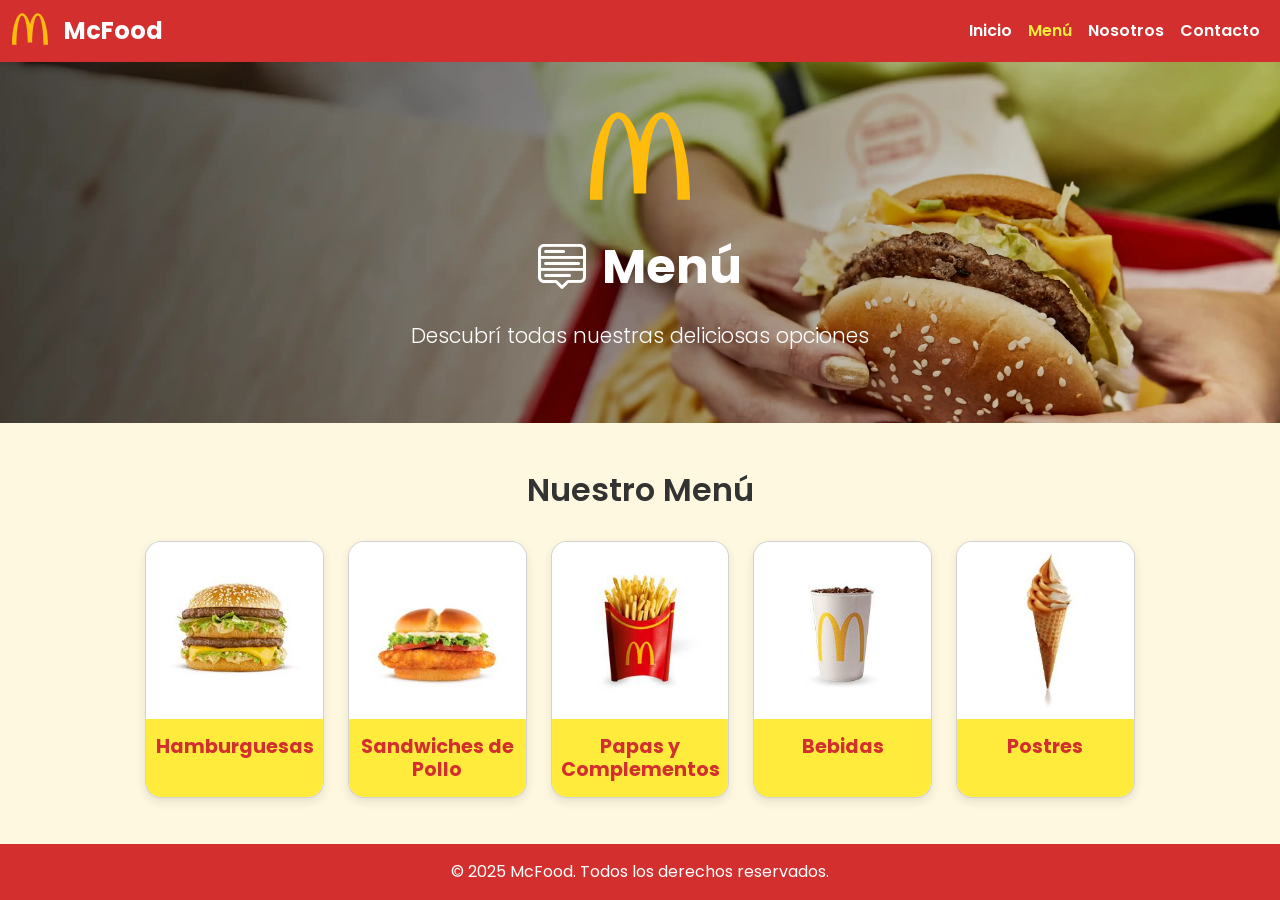
<file: menu.html>
<!DOCTYPE html>
<html lang="es" class="h-100">
  <head>
    <meta charset="UTF-8" />
    <meta name="viewport" content="width=device-width, initial-scale=1.0" />
    <title>McFood - Menú</title>
    <link rel="preconnect" href="https://fonts.googleapis.com" />
    <link rel="preconnect" href="https://fonts.gstatic.com" crossorigin />
    <link
      href="https://fonts.googleapis.com/css2?family=Poppins:ital,wght@0,100;0,200;0,300;0,400;0,500;0,600;0,700;0,800;0,900;1,100;1,200;1,300;1,400;1,500;1,600;1,700;1,800;1,900&display=swap"
      rel="stylesheet" />
    <link href="https://cdn.jsdelivr.net/npm/bootstrap@5.3.5/dist/css/bootstrap.min.css" rel="stylesheet"
      integrity="sha384-SgOJa3DmI69IUzQ2PVdRZhwQ+dy64/BUtbMJw1MZ8t5HZApcHrRKUc4W0kG879m7" crossorigin="anonymous">
    <link rel="stylesheet" href="https://cdn.jsdelivr.net/npm/bootstrap-icons@1.11.3/font/bootstrap-icons.min.css">
    <link rel="stylesheet" href="assets/css/styles.css" />
  </head>
  <body class="d-flex flex-column h-100">
    <header class="position-fixed top-0 left-0 w-100 z-1">
      <nav class="navbar navbar-expand-lg">
        <div class="container-fluid">
          <a class="navbar-brand text-white fw-bold d-flex gap-3 fs-4" href="index.html">
            <svg width="36" height="32" viewBox="0 0 36 32" fill="none" xmlns="http://www.w3.org/2000/svg">
              <path fill-rule="evenodd" clip-rule="evenodd"
                d="M25.8749 2.48878C28.9812 2.48878 31.4983 15.5745 31.4983 31.7156H36C36 14.3315 31.4663 0.240234 25.8749 0.240234C22.6935 0.240234 19.8555 4.47621 18 11.0982C16.1445 4.47621 13.3065 0.240234 10.1251 0.240234C4.53509 0.240234 0 14.3315 0 31.7156H4.50174C4.50174 15.5745 7.02015 2.48878 10.1251 2.48878C13.2314 2.48878 15.7498 14.5676 15.7498 29.4671H20.2502C20.2502 14.5676 22.7686 2.48878 25.8749 2.48878Z"
                fill="#FFBC0D"></path>
            </svg>
            McFood
          </a>
          <button class="navbar-toggler" type="button" data-bs-toggle="collapse" data-bs-target="#navbarNavAltMarkup"
            aria-controls="navbarNavAltMarkup" aria-expanded="false" aria-label="Toggle navigation">
            <span class="navbar-toggler-icon text-white"></span>
          </button>
          <div class="collapse navbar-collapse" id="navbarNavAltMarkup">
            <div class="navbar-nav ms-auto">
              <a class="nav-link fw-semibold" aria-current="page" href="index.html">Inicio</a>
              <a class="nav-link fw-semibold active" href="menu.html">Menú</a>
              <a class="nav-link fw-semibold" href="nosotros.html">Nosotros</a>
              <a class="nav-link fw-semibold" href="contacto.html">Contacto</a>
            </div>
          </div>
        </div>
      </nav>
    </header>

    <main>
      <section class="hero d-flex flex-column justify-content-center gap-2 py-5">
        <div class="d-block mx-auto mb-4">
          <svg width="100" height="100" viewBox="0 0 36 32" fill="none" xmlns="http://www.w3.org/2000/svg">
            <path fill-rule="evenodd" clip-rule="evenodd"
              d="M25.8749 2.48878C28.9812 2.48878 31.4983 15.5745 31.4983 31.7156H36C36 14.3315 31.4663 0.240234 25.8749 0.240234C22.6935 0.240234 19.8555 4.47621 18 11.0982C16.1445 4.47621 13.3065 0.240234 10.1251 0.240234C4.53509 0.240234 0 14.3315 0 31.7156H4.50174C4.50174 15.5745 7.02015 2.48878 10.1251 2.48878C13.2314 2.48878 15.7498 14.5676 15.7498 29.4671H20.2502C20.2502 14.5676 22.7686 2.48878 25.8749 2.48878Z"
              fill="#FFBC0D"></path>
          </svg>
        </div>
        <h1 class="display-5 fw-bold text-white">
          <i class="bi bi-menu-up me-3"></i>Menú
        </h1>
        <div class="col-lg-6 mx-auto">
          <p class="lead mb-4 px-2">Descubrí todas nuestras deliciosas opciones</p>
        </div>
      </section>


      <section class="destacados">
        <h2 class="fw-semibold text-center">Nuestro Menú</h2>
        <div class="container-fluid">
          <div class="row justify-content-center gy-4">
            <div class="col-12 col-sm-6 col-md-4 col-lg-3 col-xl-2 d-flex justify-content-center">
              <a href="menu-hamburguesas.html" class="link-underline link-underline-opacity-0">
                <div class="card h-100">
                  <img src="assets/img/big-mac.jpg" alt="Big mac" />
                  <h3 class="flex-fill px-2 text-center fw-bold">Hamburguesas</h3>
                </div>
              </a>
            </div>
            <div class="col-12 col-sm-6 col-md-4 col-lg-3 col-xl-2 d-flex justify-content-center">
              <a href="menu-pollo.html" class="link-underline link-underline-opacity-0">
                <div class="card h-100">
                  <img src="assets/img/mcCrispy-Chicken-Deluxe.jpg" alt="Sandwiches de Pollo" />
                  <h3 class="flex-fill px-2 text-center fw-bold">Sandwiches de Pollo</h3>
                </div>
              </a>
            </div>
            <div class="col-12 col-sm-6 col-md-4 col-lg-3 col-xl-2 d-flex justify-content-center">
              <a href="menu-papas.html" class="link-underline link-underline-opacity-0">
                <div class="card h-100">
                  <img src="assets/img/papas-grandes.jpg" alt="Papas y complementos" />
                  <h3 class="flex-fill px-2 text-center fw-bold">Papas y Complementos</h3>
                </div>
              </a>
            </div>
            <div class="col-12 col-sm-6 col-md-4 col-lg-3 col-xl-2 d-flex justify-content-center">
              <a href="menu-gaseosas.html" class="link-underline link-underline-opacity-0">
                <div class="card h-100">
                  <img src="assets/img/coca-cola-grande.jpg" alt="Bebidas" />
                  <h3 class="flex-fill px-2 text-center fw-bold">Bebidas</h3>
                </div>
              </a>
            </div>
            <div class="col-12 col-sm-6 col-md-4 col-lg-3 col-xl-2 d-flex justify-content-center">
              <a href="menu-postres.html" class="link-underline link-underline-opacity-0">
                <div class="card h-100">
                  <img src="assets/img/cono-combinado.jpg" alt="Postres" />
                  <h3 class="flex-fill px-2 text-center fw-bold">Postres</h3>
                </div>
              </a>
            </div>
          </div>
      </section>



      <!-- <section class="destacados">
        <h2>Nuestro Menú</h2>
        <div class="card-container">
          <a href="menu-hamburguesas.html" class="limpio">
            <div class="card">
              <img src="assets/img/big-mac.png" alt="Combo 1" />
              <h3>Hamburguesas</h3>
            </div>
          </a>
          <a href="menu-pollo.html">
          <div class="card">
            <img src="assets/img/mcCrispy-Chicken-Deluxe.png" alt="Combo 2" />
            <h3>Sandwiches de Pollo</h3>
          </div>
        </a>
        <a href="menu-papas.html">
          <div class="card">
            <img src="assets/img/papas-grandes.png" alt="Combo 3" />
            <h3>Papas y Complementos</h3>
          </div>
        </a>
        <a href="menu-gaseosas.html">
          <div class="card">
            <img src="assets/img/coca-cola-grande.png" alt="Combo 4" />
            <h3>Bebidas</h3>
          </div>
        </a>
        <a href="menu-postres.html">
          <div class="card">
            <img src="assets/img/cono-combinado.png" alt="Combo 5" />
            <h3>Postres</h3>
          </div>
        </a>
        </div>
      </section> -->
    </main>

    <footer class="footer mt-auto py-3">
      <p>&copy; 2025 McFood. Todos los derechos reservados.</p>
    </footer>
  
    <script src="https://cdn.jsdelivr.net/npm/bootstrap@5.3.5/dist/js/bootstrap.bundle.min.js"
      integrity="sha384-k6d4wzSIapyDyv1kpU366/PK5hCdSbCRGRCMv+eplOQJWyd1fbcAu9OCUj5zNLiq"
      crossorigin="anonymous"></script>
  </body>
</html>
</file>
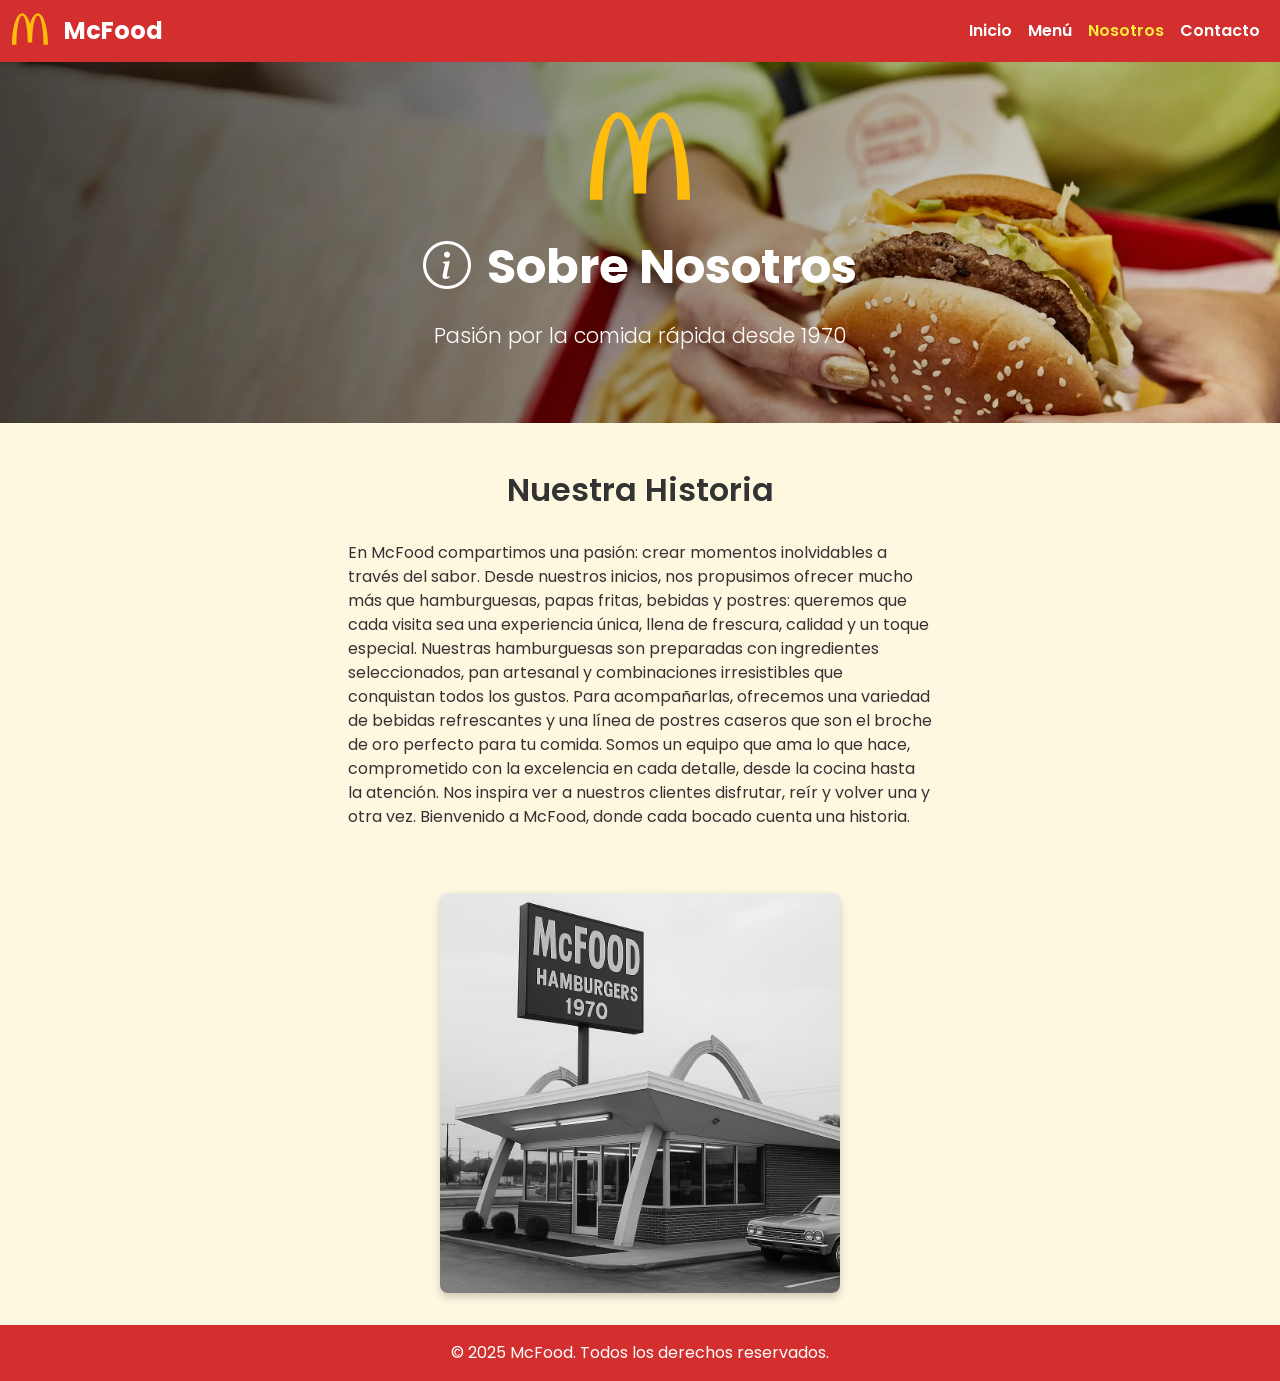
<file: nosotros.html>
<!DOCTYPE html>
<html lang="es" class="h-100">
<head>
  <meta charset="UTF-8">
  <meta name="viewport" content="width=device-width, initial-scale=1.0">
  <title>McFood - Nosotros</title>
  <link rel="preconnect" href="https://fonts.googleapis.com" />
  <link rel="preconnect" href="https://fonts.gstatic.com" crossorigin />
  <link
    href="https://fonts.googleapis.com/css2?family=Poppins:ital,wght@0,100;0,200;0,300;0,400;0,500;0,600;0,700;0,800;0,900;1,100;1,200;1,300;1,400;1,500;1,600;1,700;1,800;1,900&display=swap"
    rel="stylesheet" />
  <link href="https://cdn.jsdelivr.net/npm/bootstrap@5.3.5/dist/css/bootstrap.min.css" rel="stylesheet"
    integrity="sha384-SgOJa3DmI69IUzQ2PVdRZhwQ+dy64/BUtbMJw1MZ8t5HZApcHrRKUc4W0kG879m7" crossorigin="anonymous">
  <link rel="stylesheet" href="https://cdn.jsdelivr.net/npm/bootstrap-icons@1.11.3/font/bootstrap-icons.min.css">
  <link rel="stylesheet" href="assets/css/styles.css" />
  <link rel="stylesheet" href="assets/css/about.css" />
</head>
<body class="d-flex flex-column h-100">
  <header class="position-fixed top-0 left-0 w-100 z-1">
    <nav class="navbar navbar-expand-lg">
      <div class="container-fluid">
        <a class="navbar-brand text-white fw-bold d-flex gap-3 fs-4" href="index.html">
          <svg width="36" height="32" viewBox="0 0 36 32" fill="none" xmlns="http://www.w3.org/2000/svg">
            <path fill-rule="evenodd" clip-rule="evenodd"
              d="M25.8749 2.48878C28.9812 2.48878 31.4983 15.5745 31.4983 31.7156H36C36 14.3315 31.4663 0.240234 25.8749 0.240234C22.6935 0.240234 19.8555 4.47621 18 11.0982C16.1445 4.47621 13.3065 0.240234 10.1251 0.240234C4.53509 0.240234 0 14.3315 0 31.7156H4.50174C4.50174 15.5745 7.02015 2.48878 10.1251 2.48878C13.2314 2.48878 15.7498 14.5676 15.7498 29.4671H20.2502C20.2502 14.5676 22.7686 2.48878 25.8749 2.48878Z"
              fill="#FFBC0D"></path>
          </svg>
          McFood
        </a>
        <button class="navbar-toggler" type="button" data-bs-toggle="collapse" data-bs-target="#navbarNavAltMarkup"
          aria-controls="navbarNavAltMarkup" aria-expanded="false" aria-label="Toggle navigation">
          <span class="navbar-toggler-icon text-white"></span>
        </button>
        <div class="collapse navbar-collapse" id="navbarNavAltMarkup">
          <div class="navbar-nav ms-auto">
            <a class="nav-link fw-semibold" aria-current="page" href="index.html">Inicio</a>
            <a class="nav-link fw-semibold" href="menu.html">Menú</a>
            <a class="nav-link fw-semibold active" href="nosotros.html">Nosotros</a>
            <a class="nav-link fw-semibold" href="contacto.html">Contacto</a>
          </div>
        </div>
      </div>
    </nav>
  </header>

  <main class="flex-shrink-0">
    <section class="hero d-flex flex-column justify-content-center gap-2 py-5">
      <div class="d-block mx-auto mb-4">
        <svg width="100" height="100" viewBox="0 0 36 32" fill="none" xmlns="http://www.w3.org/2000/svg">
          <path fill-rule="evenodd" clip-rule="evenodd"
            d="M25.8749 2.48878C28.9812 2.48878 31.4983 15.5745 31.4983 31.7156H36C36 14.3315 31.4663 0.240234 25.8749 0.240234C22.6935 0.240234 19.8555 4.47621 18 11.0982C16.1445 4.47621 13.3065 0.240234 10.1251 0.240234C4.53509 0.240234 0 14.3315 0 31.7156H4.50174C4.50174 15.5745 7.02015 2.48878 10.1251 2.48878C13.2314 2.48878 15.7498 14.5676 15.7498 29.4671H20.2502C20.2502 14.5676 22.7686 2.48878 25.8749 2.48878Z"
            fill="#FFBC0D"></path>
        </svg>
      </div>
      <h1 class="display-5 fw-bold text-white">
        <i class="bi bi-info-circle me-3"></i>Sobre Nosotros
      </h1>
      <div class="col-lg-6 mx-auto">
        <p class="lead mb-4 px-2">Pasión por la comida rápida desde 1970</p>
      </div>
    </section>

    <section class="destacados">
      <h2 class="fw-semibold text-center">Nuestra Historia</h2>
      <div class="container-fluid">
        <div class="row justify-content-center">
          <div class="col-12 col-lg-6 about-us">
            <p>En McFood compartimos una pasión: crear momentos inolvidables a través del sabor.
              Desde nuestros inicios, nos propusimos ofrecer mucho más que hamburguesas, papas fritas, bebidas y postres: queremos que cada visita sea una experiencia única, 
              llena de frescura, calidad y un toque especial.
              Nuestras hamburguesas son preparadas con ingredientes seleccionados, pan artesanal y combinaciones irresistibles que conquistan todos los gustos. 
              Para acompañarlas, ofrecemos una variedad de bebidas refrescantes y una línea de postres caseros que son el broche de oro perfecto para tu comida.
              Somos un equipo que ama lo que hace, comprometido con la excelencia en cada detalle, desde la cocina hasta la atención. 
              Nos inspira ver a nuestros clientes disfrutar, reír y volver una y otra vez.
              Bienvenido a McFood, donde cada bocado cuenta una historia.
            </p>
            <img src="assets/img/mc-food-company.png" alt="McFood Company" class="img-fluid">
          </div>
        </div>
      </div>
    </section>
  </main>

  <footer class="footer mt-auto py-3">
    <p>&copy; 2025 McFood. Todos los derechos reservados.</p>
  </footer>

  <script src="https://cdn.jsdelivr.net/npm/bootstrap@5.3.5/dist/js/bootstrap.bundle.min.js"
    integrity="sha384-k6d4wzSIapyDyv1kpU366/PK5hCdSbCRGRCMv+eplOQJWyd1fbcAu9OCUj5zNLiq"
    crossorigin="anonymous"></script>
</body>
</html>
</file>
<file: assets/css/styles.css>
/* Tipografía y colores base */
body {
  margin: 0;
  font-family: "Poppins", sans-serif;
  font-weight: 400;
  font-style: normal;
  background-color: #fff8e1;
  color: #333;
}

/* Header y navegación */
header {
  background-color: #d32f2f;
}

.nav-link {
  color: white;
  transition: color 0.3s ease;
}

.navbar-nav .nav-link:hover,
.navbar-nav .nav-link.active {
  color: #ffeb3b;
}

/* Hero */
.hero {
  background-image: url('../img/hero-banner-bg.webp');
  color: white;
  text-align: center;
  background-repeat: no-repeat;
  background-size: cover;
}

.hero h1 {
  font-size: 3rem;
  margin-bottom: 1rem;
}

.hero p {
  font-size: 1.3rem;
}

/* Main */
main {
  padding-top: 58px;
}

/* Sección destacados */
.destacados {
  padding: 2rem;
}

.destacados h2 {
  font-size: 2rem;
  margin-top: 16px;
  margin-bottom: 32px;
}

/* Tarjetas */
.card-container {
  display: flex;
  justify-content: center;
  flex-wrap: wrap;
  gap: 2rem;
}

.card {
  background: white;
  border-radius: 16px;
  box-shadow: 0 4px 10px rgba(0, 0, 0, 0.1);
  overflow: hidden;
  max-width: 255px;
  transition: transform 0.15s;
  transform: scale(1);
}

.card:hover {
  transform: scale(1.125);
}

.card img {
  width: 100%;
  display: block;
}

.card h3 {
  padding: 1rem;
  background-color: #ffeb3b;
  margin: 0;
  font-size: 1.2rem;
  color: #d32f2f;
}

/* Botones llamativos */
button, .btn {
  background-color: #ffca28;
  color: #d32f2f;
  border: none;
  padding: 0.8rem 1.5rem;
  border-radius: 25px;
  font-weight: bold;
  cursor: pointer;
  transition: background-color 0.3s ease;
}

button:hover, .btn:hover {
  background-color: #ffc107;
}

/* Footer */
footer {
  background-color: #d32f2f;
  color: white;
  text-align: center;
}

footer p {
  margin: 0;
}
</file>
<file: assets/css/contacto.css>
/* Formulario de contacto */
.formulario {
  max-width: 500px;
  margin: 0 auto;
  display: flex;
  flex-direction: column;
  gap: 1rem;
  padding: 1rem;
  background-color: #fff3cd;
  border-radius: 15px;
  box-shadow: 0 4px 10px rgba(0, 0, 0, 0.1);
}

.formulario input,
.formulario textarea {
  border: 2px solid #ffca28;
  border-radius: 10px;
  font-size: 1rem;
  transition: all 0.3s ease;
}

.formulario input:focus:invalid,
.formulario textarea:focus:invalid {
  outline: none;
  border-color: #f44336;
  background-color: #fffde7;
  box-shadow: 0 0 5px #f44336aa;
}

.formulario input:focus,
.formulario textarea:focus {
  outline: none;
  border-color: #ffca28;
}

.formulario .error {
  color: #d32f2f;
  font-size: 0.85rem;
  margin-top: -0.5rem;
  margin-bottom: 0.5rem;
  padding-left: 0.5rem;
}
</file>
<file: assets/css/about.css>
.about-us img {
	max-width: 400px;
	height: auto;
	border-radius: 8px;
	box-shadow: 0 4px 8px rgba(0, 0, 0, 0.2);
}

.about-us {
	flex-direction: column;
	display: flex;
	align-items: center;
}

.about-us p {
	margin-bottom: 64px;
}

@media (max-width: 576px) {
	.about-us img {
		max-width: inherit;
	}
}
</file>
